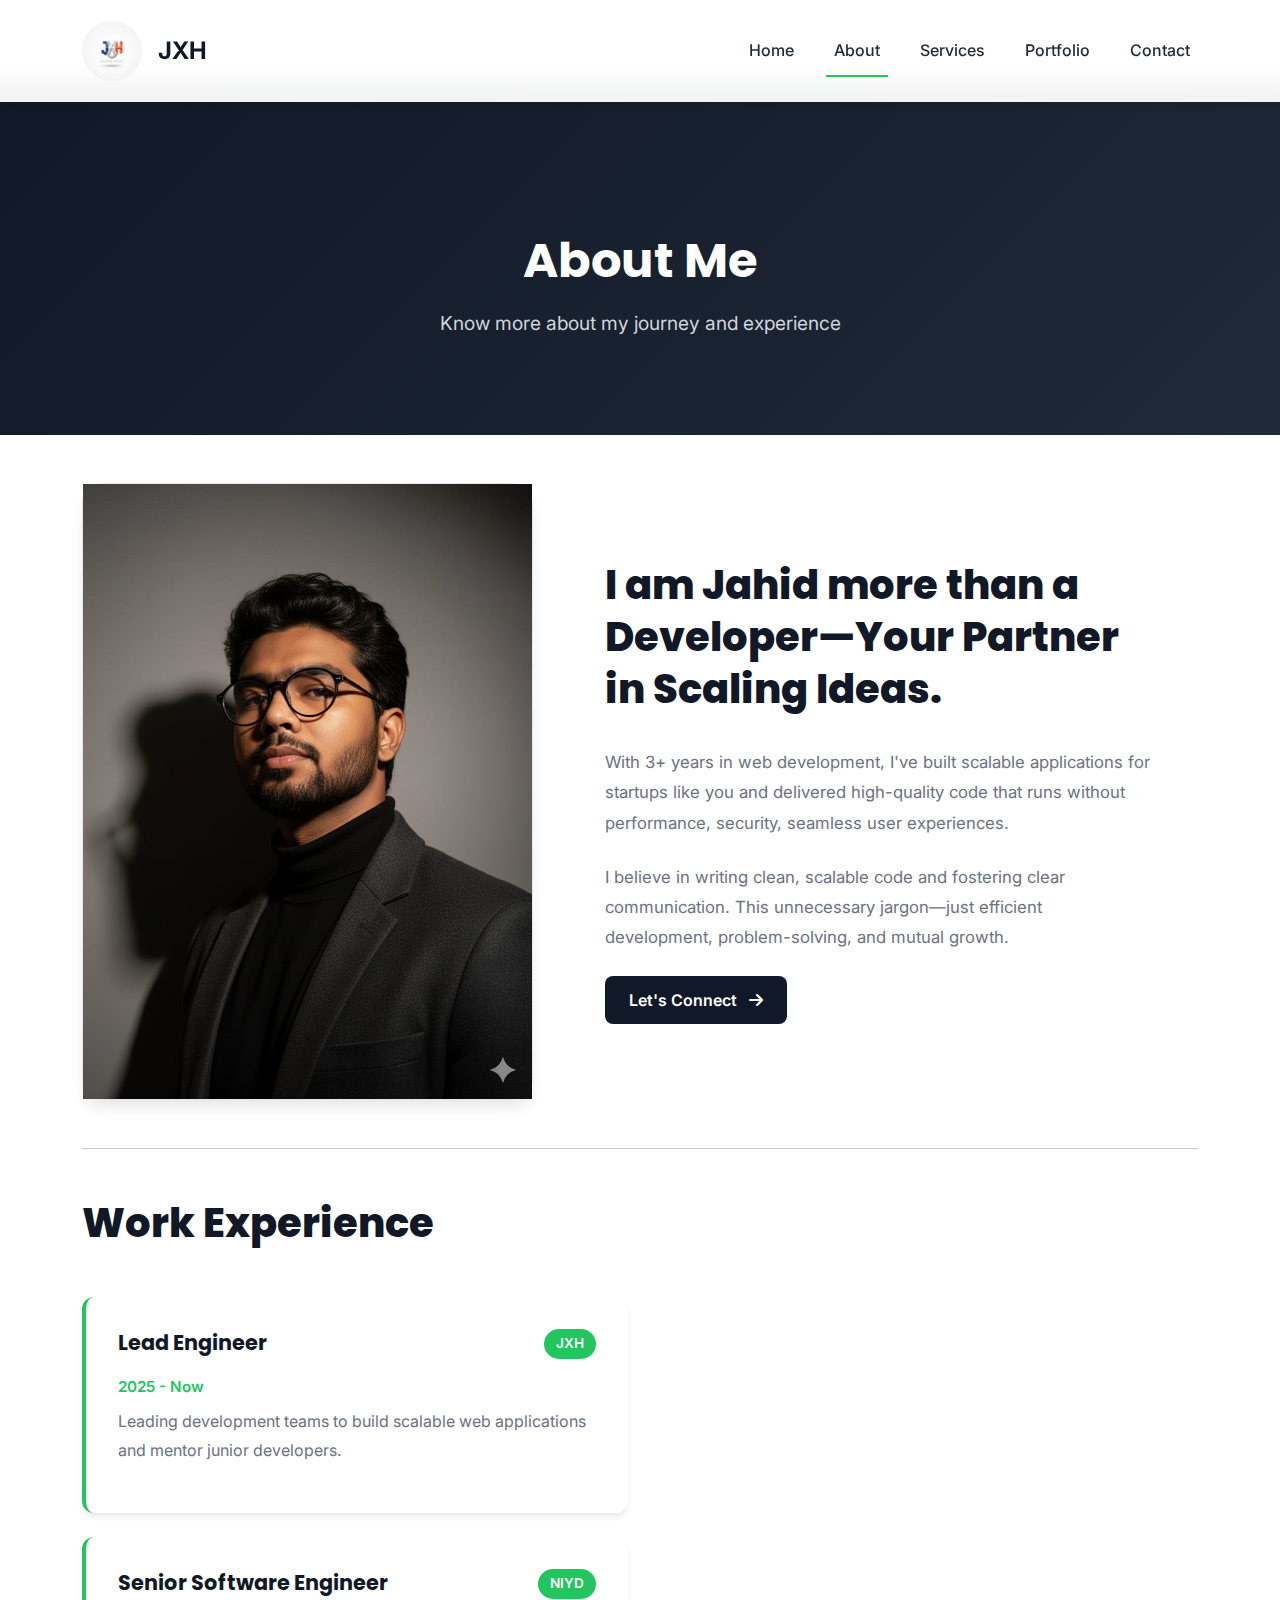
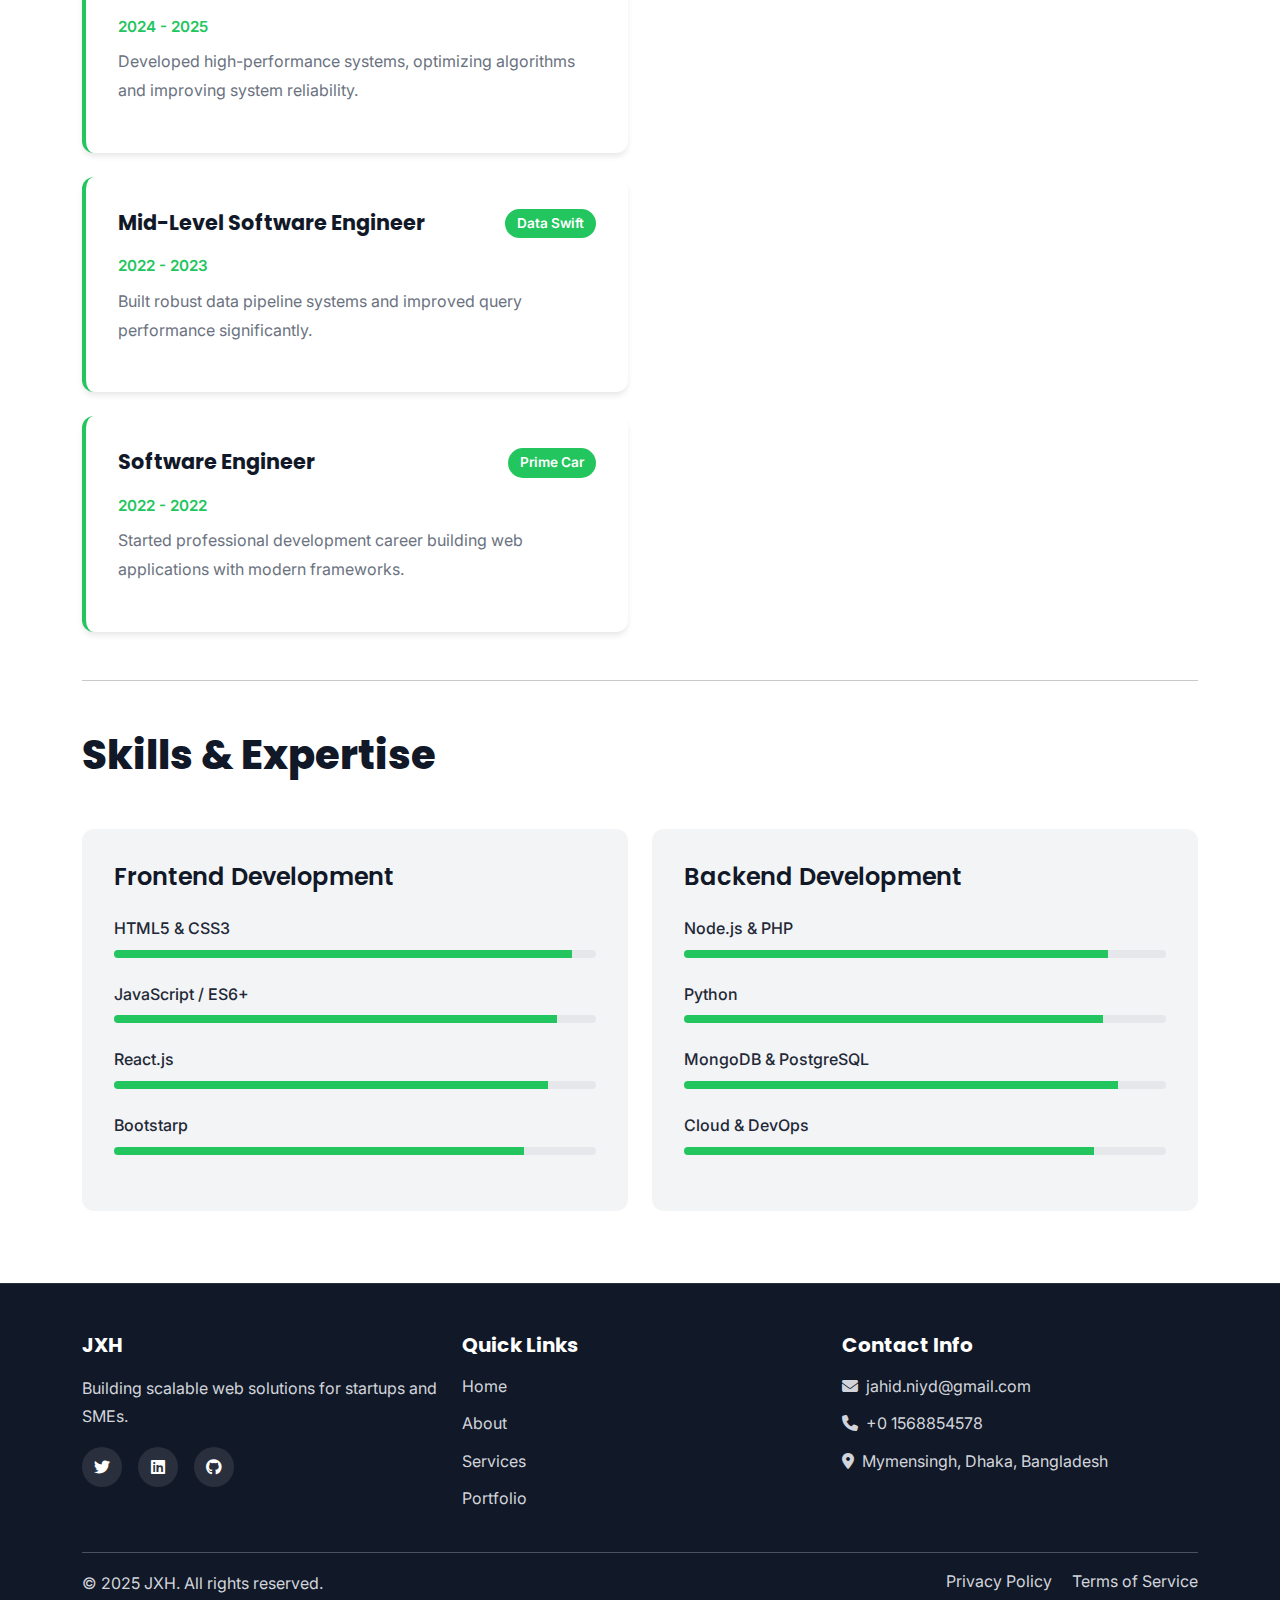
<file: about.html>
<!DOCTYPE html>
<html lang="en">
<head>
    <meta charset="UTF-8">
    <meta name="viewport" content="width=device-width, initial-scale=1.0">
    <meta name="description" content="About Hex Byte - Professional Web Development Solutions">
    <title>Welcome JXH --about</title>
    
    <!-- Bootstrap CSS -->
    <link href="https://cdn.jsdelivr.net/npm/bootstrap@5.3.0/dist/css/bootstrap.min.css" rel="stylesheet">
    
    <!-- Font Awesome Icons -->
    <link rel="stylesheet" href="https://cdnjs.cloudflare.com/ajax/libs/font-awesome/6.4.0/css/all.min.css">
    
    <!-- Google Fonts -->
    <link rel="preconnect" href="https://fonts.googleapis.com">
    <link rel="preconnect" href="https://fonts.gstatic.com" crossorigin>
    <link href="https://fonts.googleapis.com/css2?family=Inter:wght@300;400;500;600;700&family=Poppins:wght@600;700;800&display=swap" rel="stylesheet">
    
    <!-- Custom CSS -->
    <link rel="stylesheet" href="css/custom.css">
</head>
<body>
    <!-- Navigation -->
    <nav class="navbar navbar-expand-lg navbar-dark fixed-top">
        <div class="container">
            <a class="navbar-brand" href="index.html">
                <img src="assets/images/JXH .jpg" alt="" height="60" width="60" class="d-inline-block align-text-top rounded-circle me-2">
                <span class="brand-text">JXH</span>
            </a>
            <button class="navbar-toggler" type="button" data-bs-toggle="collapse" data-bs-target="#navbarNav">
                <span class="navbar-toggler-icon"></span>
            </button>
            <div class="collapse navbar-collapse" id="navbarNav">
                <ul class="navbar-nav ms-auto">
                    <li class="nav-item"><a class="nav-link" href="index.html">Home</a></li>
                    <li class="nav-item"><a class="nav-link active" href="about.html">About</a></li>
                    <li class="nav-item"><a class="nav-link" href="services.html">Services</a></li>
                    <li class="nav-item"><a class="nav-link" href="portfolio.html">Portfolio</a></li>
                    <li class="nav-item"><a class="nav-link" href="contact.html">Contact</a></li>
                </ul>
            </div>
        </div>
    </nav>

    <!-- Page Header -->
    <section class="page-header">
        <div class="container">
            <h1>About Me</h1>
            <p class="subtitle">Know more about my journey and experience</p>
        </div>
    </section>

    <!-- About Content -->
    <section class="about-section py-5">
        <div class="container">
            <div class="row align-items-center gap-5">
                <div class="col-lg-5">
                    <div class="about-image">
                        <div class="image-placeholder-lg">
                            <img src="assets/images/me1.jpeg" alt="" height="100%" width="100%">
                        </div>
                    </div>
                </div>
                <div class="col-lg-6">
                    <h2 class="section-title">I am Jahid more than a Developer—Your Partner in Scaling Ideas.</h2>
                    <p class="about-text">
                        With 3+ years in web development, I've built scalable applications for startups like you and delivered high-quality code that runs without performance, security, seamless user experiences.
                    </p>
                    <p class="about-text">
                        I believe in writing clean, scalable code and fostering clear communication. This unnecessary jargon—just efficient development, problem-solving, and mutual growth.
                    </p>
                    <a href="contact.html" class="btn btn-dark">Let's Connect <i class="fas fa-arrow-right ms-2"></i></a>
                </div>
            </div>

            <hr class="my-5">

            <!-- Experience Timeline -->
            <h2 class="section-title mb-5 mt-5">Work Experience</h2>
            <div class="row gap-4">
                <div class="col-lg-6">
                    <div class="experience-card">
                        <div class="experience-header">
                            <h3>Lead Engineer</h3>
                            <span class="company-badge">JXH</span>
                        </div>
                        <p class="experience-date">2025 - Now</p>
                        <p class="experience-description">
                            Leading development teams to build scalable web applications and mentor junior developers.
                        </p>
                    </div>
                </div>

                <div class="col-lg-6">
                    <div class="experience-card">
                        <div class="experience-header">
                            <h3>Senior Software Engineer</h3>
                            <span class="company-badge">NIYD</span>
                        </div>
                        <p class="experience-date">2024 - 2025</p>
                        <p class="experience-description">
                            Developed high-performance systems, optimizing algorithms and improving system reliability.
                        </p>
                    </div>
                </div>

                <div class="col-lg-6">
                    <div class="experience-card">
                        <div class="experience-header">
                            <h3>Mid-Level Software Engineer</h3>
                            <span class="company-badge">Data Swift</span>
                        </div>
                        <p class="experience-date">2022 - 2023</p>
                        <p class="experience-description">
                            Built robust data pipeline systems and improved query performance significantly.
                        </p>
                    </div>
                </div>

                <div class="col-lg-6">
                    <div class="experience-card">
                        <div class="experience-header">
                            <h3>Software Engineer</h3>
                            <span class="company-badge">Prime Car</span>
                        </div>
                        <p class="experience-date">2022 - 2022</p>
                        <p class="experience-description">
                            Started professional development career building web applications with modern frameworks.
                        </p>
                    </div>
                </div>
            </div>

            <hr class="my-5">

            <!-- Skills Section -->
            <h2 class="section-title mb-5 mt-5">Skills & Expertise</h2>
            <div class="row">
                <div class="col-md-6">
                    <div class="skill-group mb-4">
                        <h4>Frontend Development</h4>
                        <div class="skill-item">
                            <span>HTML5 & CSS3</span>
                            <div class="progress" role="progressbar">
                                <div class="progress-bar" style="width: 95%"></div>
                            </div>
                        </div>
                        <div class="skill-item">
                            <span>JavaScript / ES6+</span>
                            <div class="progress" role="progressbar">
                                <div class="progress-bar" style="width: 92%"></div>
                            </div>
                        </div>
                        <div class="skill-item">
                            <span>React.js</span>
                            <div class="progress" role="progressbar">
                                <div class="progress-bar" style="width: 90%"></div>
                            </div>
                        </div>
                        <div class="skill-item">
                            <span>Bootstarp</span>
                            <div class="progress" role="progressbar">
                                <div class="progress-bar" style="width: 85%"></div>
                            </div>
                        </div>
                    </div>
                </div>

                <div class="col-md-6">
                    <div class="skill-group mb-4">
                        <h4>Backend Development</h4>
                        <div class="skill-item">
                            <span>Node.js & PHP</span>
                            <div class="progress" role="progressbar">
                                <div class="progress-bar" style="width: 88%"></div>
                            </div>
                        </div>
                        <div class="skill-item">
                            <span>Python</span>
                            <div class="progress" role="progressbar">
                                <div class="progress-bar" style="width: 87%"></div>
                            </div>
                        </div>
                        <div class="skill-item">
                            <span>MongoDB & PostgreSQL</span>
                            <div class="progress" role="progressbar">
                                <div class="progress-bar" style="width: 90%"></div>
                            </div>
                        </div>
                        <div class="skill-item">
                            <span>Cloud & DevOps</span>
                            <div class="progress" role="progressbar">
                                <div class="progress-bar" style="width: 85%"></div>
                            </div>
                        </div>
                    </div>
                </div>
            </div>
        </div>
    </section>

    <!-- Footer -->
    <footer class="footer">
        <div class="container">
            <div class="row mb-4">
                <div class="col-md-4 mb-4 mb-md-0">
                    <h5>JXH</h5>
                    <p>Building scalable web solutions for startups and SMEs.</p>
                    <div class="social-links">
                        <a href="#" title="Twitter"><i class="fab fa-twitter"></i></a>
                        <a href="#" title="LinkedIn"><i class="fab fa-linkedin"></i></a>
                        <a href="#" title="GitHub"><i class="fab fa-github"></i></a>
                    </div>
                </div>
                <div class="col-md-4 mb-4 mb-md-0">
                    <h5>Quick Links</h5>
                    <ul class="footer-links">
                        <li><a href="index.html">Home</a></li>
                        <li><a href="about.html">About</a></li>
                        <li><a href="services.html">Services</a></li>
                        <li><a href="portfolio.html">Portfolio</a></li>
                    </ul>
                </div>
                <div class="col-md-4">
                    <h5>Contact Info</h5>
                    <ul class="footer-info">
                        <li><i class="fas fa-envelope me-2"></i><a href="jahid.niyd@gmail.com">jahid.niyd@gmail.com</a></li>
                        <li><i class="fas fa-phone me-2"></i><a href="tel:+01568854578">+0 1568854578</a></li>
                        <li><i class="fas fa-map-marker-alt me-2"></i>Mymensingh, Dhaka, Bangladesh</li>
                    </ul>
                </div>
            </div>
            <hr>
            <div class="row">
                <div class="col-md-6">
                    <p class="copyright">&copy; 2025 JXH. All rights reserved.</p>
                </div>
                <div class="col-md-6 text-md-end">
                    <a href="#" class="footer-link me-3">Privacy Policy</a>
                    <a href="#" class="footer-link">Terms of Service</a>
                </div>
            </div>
        </div>
    </footer>

    <!-- Bootstrap JS Bundle -->
    <script src="https://cdn.jsdelivr.net/npm/bootstrap@5.3.0/dist/js/bootstrap.bundle.min.js"></script>
    
    <!-- Custom JS -->
    <script src="js/main.js"></script>
</body>
</html>
</file>
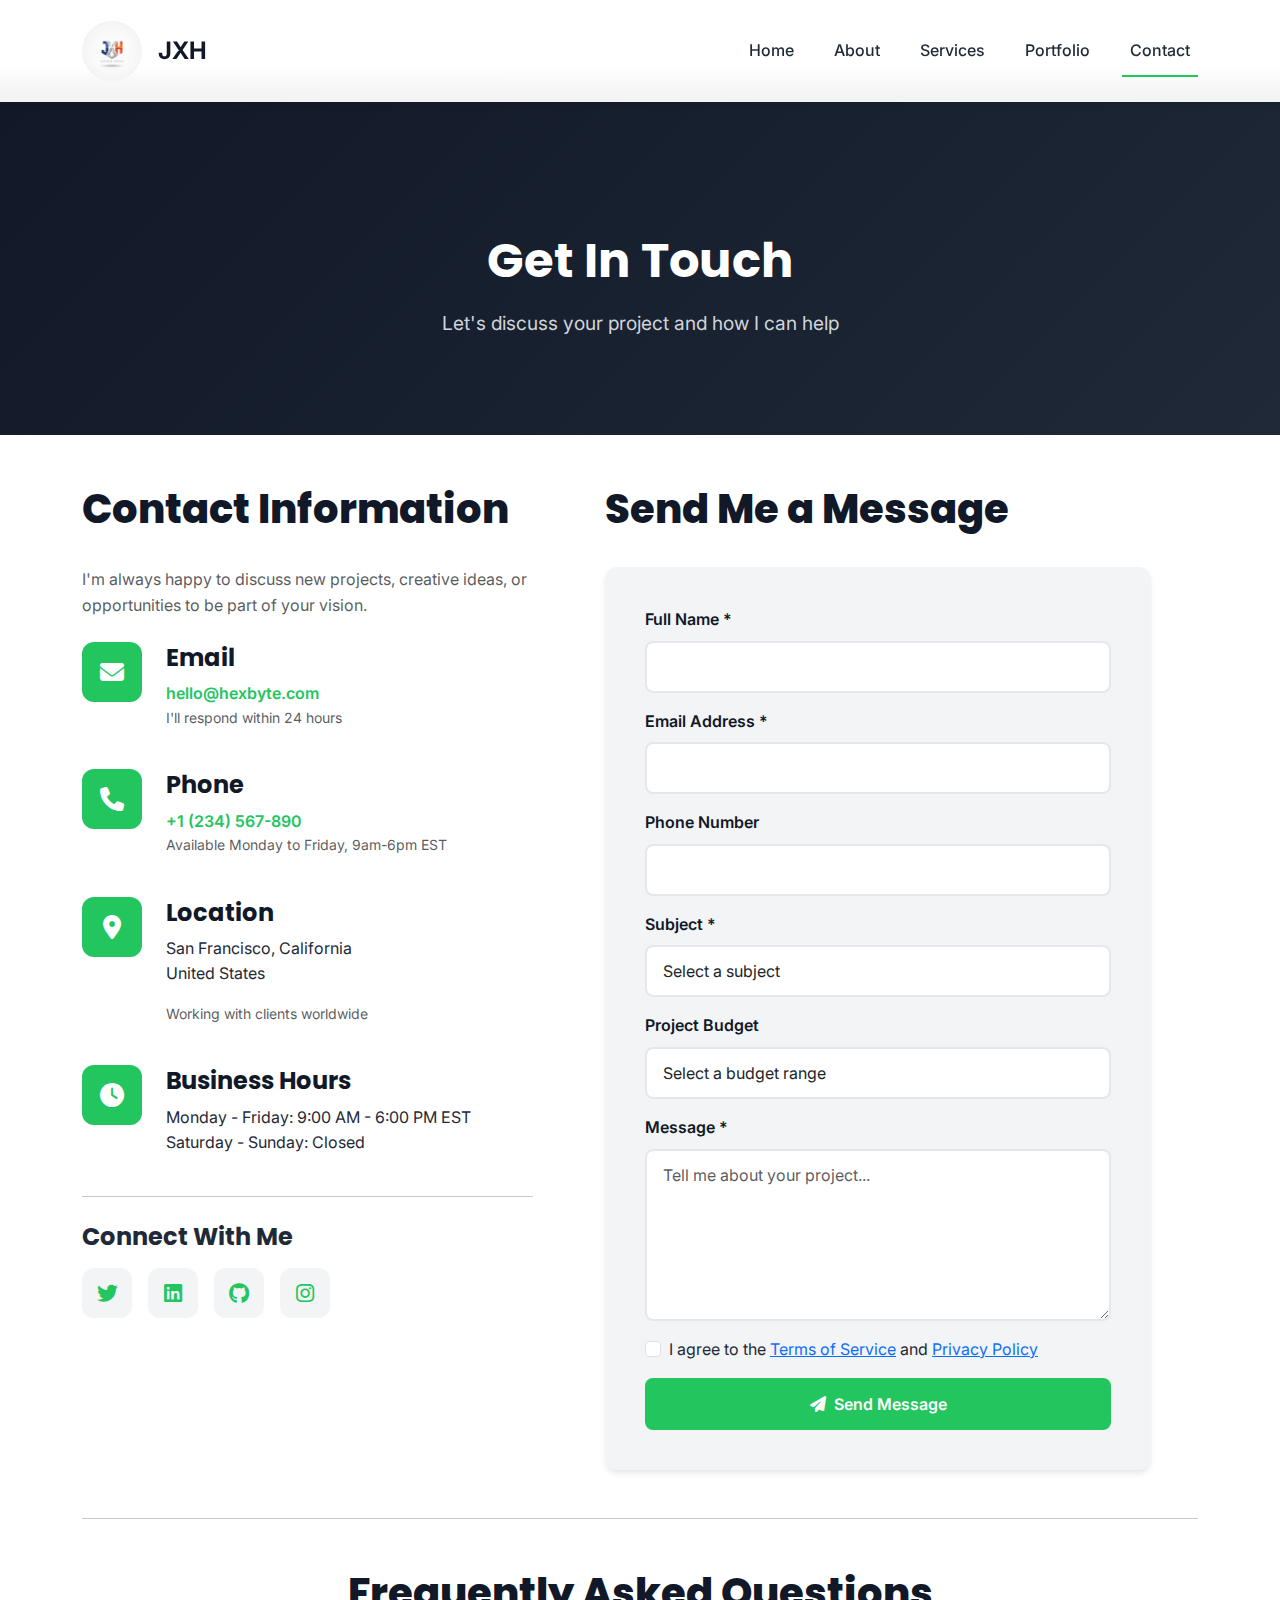
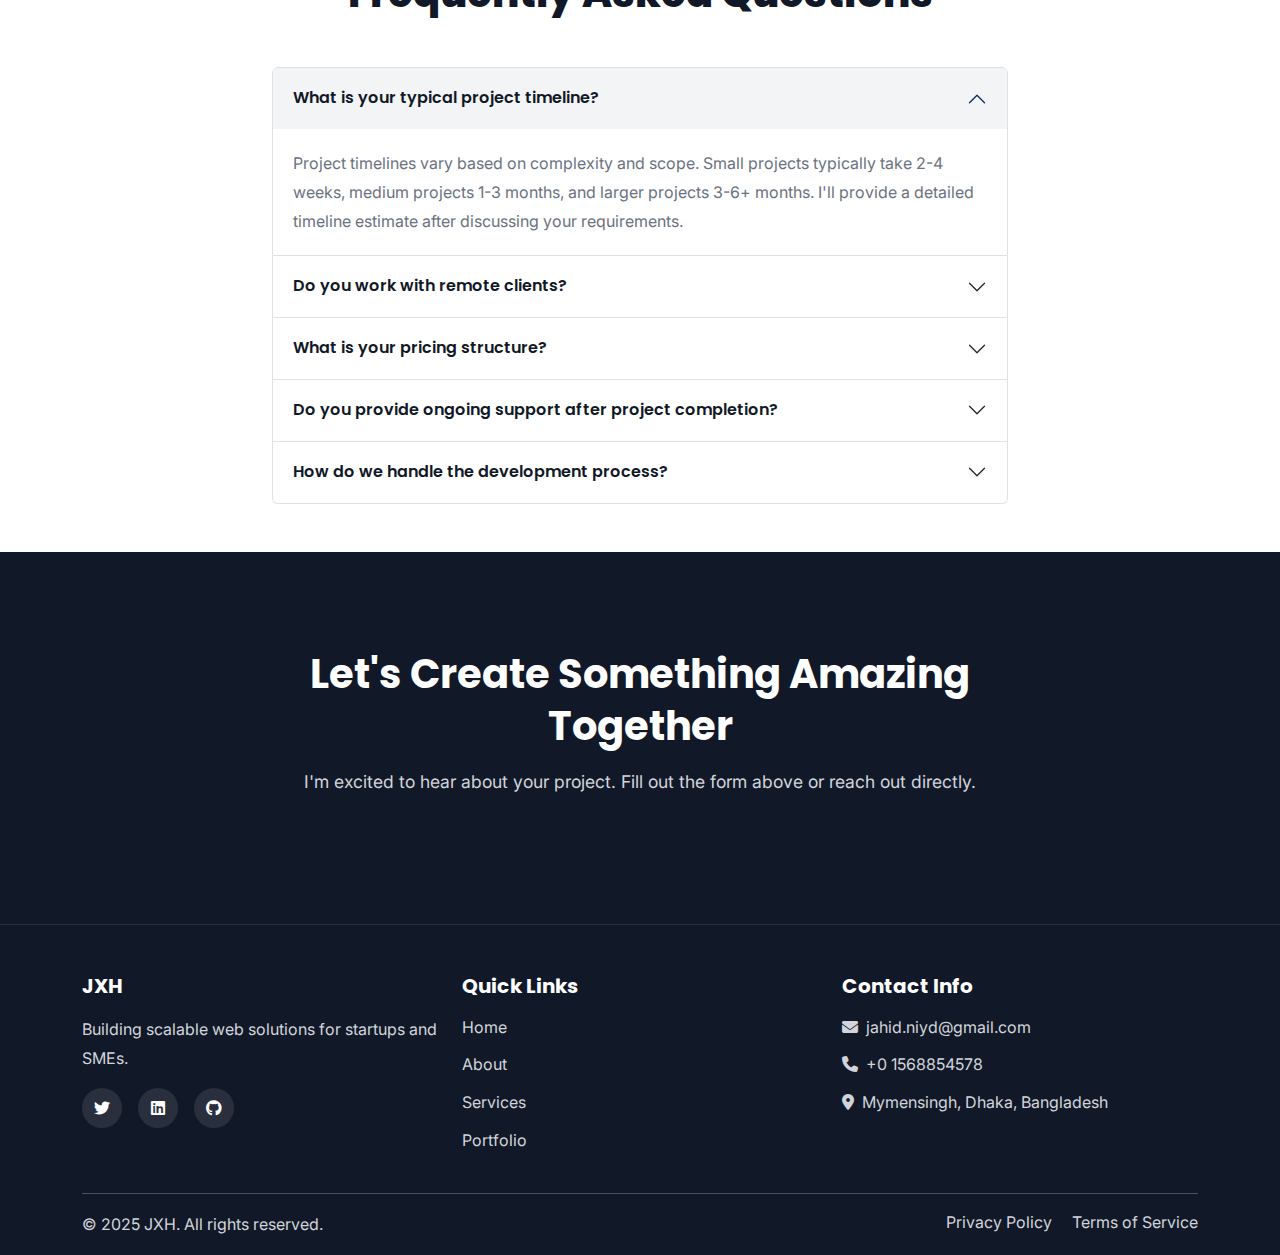
<file: contact.html>
<!DOCTYPE html>
<html lang="en">
<head>
    <meta charset="UTF-8">
    <meta name="viewport" content="width=device-width, initial-scale=1.0">
    <meta name="description" content="Contact - Get in touch with Hex Byte">
    <title>Welcome JXH --Contact</title>
    
    <!-- Bootstrap CSS -->
    <link href="https://cdn.jsdelivr.net/npm/bootstrap@5.3.0/dist/css/bootstrap.min.css" rel="stylesheet">
    
    <!-- Font Awesome Icons -->
    <link rel="stylesheet" href="https://cdnjs.cloudflare.com/ajax/libs/font-awesome/6.4.0/css/all.min.css">
    
    <!-- Google Fonts -->
    <link rel="preconnect" href="https://fonts.googleapis.com">
    <link rel="preconnect" href="https://fonts.gstatic.com" crossorigin>
    <link href="https://fonts.googleapis.com/css2?family=Inter:wght@300;400;500;600;700&family=Poppins:wght@600;700;800&display=swap" rel="stylesheet">
    
    <!-- Custom CSS -->
    <link rel="stylesheet" href="css/custom.css">
</head>
<body>
    <!-- Navigation -->
    <nav class="navbar navbar-expand-lg navbar-dark fixed-top">
        <div class="container">
            <a class="navbar-brand" href="index.html">
                <img src="assets/images/JXH .jpg" alt="" height="60" width="60" class="d-inline-block align-text-top rounded-circle me-2">
                <span class="brand-text">JXH</span>
            </a>
            <button class="navbar-toggler" type="button" data-bs-toggle="collapse" data-bs-target="#navbarNav">
                <span class="navbar-toggler-icon"></span>
            </button>
            <div class="collapse navbar-collapse" id="navbarNav">
                <ul class="navbar-nav ms-auto">
                    <li class="nav-item"><a class="nav-link" href="index.html">Home</a></li>
                    <li class="nav-item"><a class="nav-link" href="about.html">About</a></li>
                    <li class="nav-item"><a class="nav-link" href="services.html">Services</a></li>
                    <li class="nav-item"><a class="nav-link" href="portfolio.html">Portfolio</a></li>
                    <li class="nav-item"><a class="nav-link active" href="contact.html">Contact</a></li>
                </ul>
            </div>
        </div>
    </nav>

    <!-- Page Header -->
    <section class="page-header">
        <div class="container">
            <h1>Get In Touch</h1>
            <p class="subtitle">Let's discuss your project and how I can help</p>
        </div>
    </section>

    <!-- Contact Content -->
    <section class="contact-section py-5">
        <div class="container">
            <div class="row gap-5">
                <!-- Contact Information -->
                <div class="col-lg-5">
                    <h2 class="section-title">Contact Information</h2>
                    <p class="text-muted mb-4">
                        I'm always happy to discuss new projects, creative ideas, or opportunities to be part of your vision.
                    </p>

                    <div class="contact-info-item mb-4">
                        <div class="contact-icon">
                            <i class="fas fa-envelope"></i>
                        </div>
                        <div>
                            <h4>Email</h4>
                            <a href="mailto:hello@hexbyte.com">hello@hexbyte.com</a>
                            <p class="text-muted small">I'll respond within 24 hours</p>
                        </div>
                    </div>

                    <div class="contact-info-item mb-4">
                        <div class="contact-icon">
                            <i class="fas fa-phone"></i>
                        </div>
                        <div>
                            <h4>Phone</h4>
                            <a href="tel:+1234567890">+1 (234) 567-890</a>
                            <p class="text-muted small">Available Monday to Friday, 9am-6pm EST</p>
                        </div>
                    </div>

                    <div class="contact-info-item mb-4">
                        <div class="contact-icon">
                            <i class="fas fa-map-marker-alt"></i>
                        </div>
                        <div>
                            <h4>Location</h4>
                            <p>San Francisco, California<br>United States</p>
                            <p class="text-muted small">Working with clients worldwide</p>
                        </div>
                    </div>

                    <div class="contact-info-item">
                        <div class="contact-icon">
                            <i class="fas fa-clock"></i>
                        </div>
                        <div>
                            <h4>Business Hours</h4>
                            <p>Monday - Friday: 9:00 AM - 6:00 PM EST<br>
                            Saturday - Sunday: Closed</p>
                        </div>
                    </div>

                    <hr class="my-4">

                    <h4 class="mb-3">Connect With Me</h4>
                    <div class="social-links-large">
                        <a href="#" title="Twitter" class="social-icon"><i class="fab fa-twitter"></i></a>
                        <a href="#" title="LinkedIn" class="social-icon"><i class="fab fa-linkedin"></i></a>
                        <a href="#" title="GitHub" class="social-icon"><i class="fab fa-github"></i></a>
                        <a href="#" title="Instagram" class="social-icon"><i class="fab fa-instagram"></i></a>
                    </div>
                </div>

                <!-- Contact Form -->
                <div class="col-lg-6">
                    <h2 class="section-title">Send Me a Message</h2>
                    <form class="contact-form" id="contactForm">
                        <div class="mb-3">
                            <label for="name" class="form-label">Full Name *</label>
                            <input type="text" class="form-control" id="name" name="name" required>
                        </div>

                        <div class="mb-3">
                            <label for="email" class="form-label">Email Address *</label>
                            <input type="email" class="form-control" id="email" name="email" required>
                        </div>

                        <div class="mb-3">
                            <label for="phone" class="form-label">Phone Number</label>
                            <input type="tel" class="form-control" id="phone" name="phone">
                        </div>

                        <div class="mb-3">
                            <label for="subject" class="form-label">Subject *</label>
                            <select class="form-control" id="subject" name="subject" required>
                                <option value="">Select a subject</option>
                                <option value="web-development">Web Development</option>
                                <option value="mobile-app">Mobile App Development</option>
                                <option value="design">UI/UX Design</option>
                                <option value="consulting">Consulting</option>
                                <option value="other">Other</option>
                            </select>
                        </div>

                        <div class="mb-3">
                            <label for="budget" class="form-label">Project Budget</label>
                            <select class="form-control" id="budget" name="budget">
                                <option value="">Select a budget range</option>
                                <option value="under-5k">Under $5,000</option>
                                <option value="5-10k">$5,000 - $10,000</option>
                                <option value="10-25k">$10,000 - $25,000</option>
                                <option value="25-50k">$25,000 - $50,000</option>
                                <option value="50k-plus">$50,000+</option>
                            </select>
                        </div>

                        <div class="mb-3">
                            <label for="message" class="form-label">Message *</label>
                            <textarea class="form-control" id="message" name="message" rows="6" placeholder="Tell me about your project..." required></textarea>
                        </div>

                        <div class="mb-3">
                            <div class="form-check">
                                <input class="form-check-input" type="checkbox" id="agree" required>
                                <label class="form-check-label" for="agree">
                                    I agree to the <a href="#">Terms of Service</a> and <a href="#">Privacy Policy</a>
                                </label>
                            </div>
                        </div>

                        <button type="submit" class="btn btn-primary btn-lg w-100">
                            <i class="fas fa-paper-plane me-2"></i>Send Message
                        </button>
                    </form>
                </div>
            </div>

            <hr class="my-5">

            <!-- FAQ Section -->
            <div class="row">
                <div class="col-lg-8 mx-auto">
                    <h2 class="section-title text-center mb-5">Frequently Asked Questions</h2>
                    
                    <div class="accordion" id="faqAccordion">
                        <div class="accordion-item">
                            <h2 class="accordion-header">
                                <button class="accordion-button" type="button" data-bs-toggle="collapse" data-bs-target="#faq1">
                                    What is your typical project timeline?
                                </button>
                            </h2>
                            <div id="faq1" class="accordion-collapse collapse show" data-bs-parent="#faqAccordion">
                                <div class="accordion-body">
                                    Project timelines vary based on complexity and scope. Small projects typically take 2-4 weeks, medium projects 1-3 months, and larger projects 3-6+ months. I'll provide a detailed timeline estimate after discussing your requirements.
                                </div>
                            </div>
                        </div>

                        <div class="accordion-item">
                            <h2 class="accordion-header">
                                <button class="accordion-button collapsed" type="button" data-bs-toggle="collapse" data-bs-target="#faq2">
                                    Do you work with remote clients?
                                </button>
                            </h2>
                            <div id="faq2" class="accordion-collapse collapse" data-bs-parent="#faqAccordion">
                                <div class="accordion-body">
                                    Yes! I work with clients worldwide. We can communicate via email, video calls, and project management tools. Remote collaboration is seamless and efficient.
                                </div>
                            </div>
                        </div>

                        <div class="accordion-item">
                            <h2 class="accordion-header">
                                <button class="accordion-button collapsed" type="button" data-bs-toggle="collapse" data-bs-target="#faq3">
                                    What is your pricing structure?
                                </button>
                            </h2>
                            <div id="faq3" class="accordion-collapse collapse" data-bs-parent="#faqAccordion">
                                <div class="accordion-body">
                                    I offer flexible pricing models including hourly rates, fixed project pricing, and retainer agreements. The best option depends on your project type and needs. Let's discuss what works best for you.
                                </div>
                            </div>
                        </div>

                        <div class="accordion-item">
                            <h2 class="accordion-header">
                                <button class="accordion-button collapsed" type="button" data-bs-toggle="collapse" data-bs-target="#faq4">
                                    Do you provide ongoing support after project completion?
                                </button>
                            </h2>
                            <div id="faq4" class="accordion-collapse collapse" data-bs-parent="#faqAccordion">
                                <div class="accordion-body">
                                    Absolutely! I provide post-launch support and maintenance. I'm happy to discuss support packages that fit your needs and budget.
                                </div>
                            </div>
                        </div>

                        <div class="accordion-item">
                            <h2 class="accordion-header">
                                <button class="accordion-button collapsed" type="button" data-bs-toggle="collapse" data-bs-target="#faq5">
                                    How do we handle the development process?
                                </button>
                            </h2>
                            <div id="faq5" class="accordion-collapse collapse" data-bs-parent="#faqAccordion">
                                <div class="accordion-body">
                                    I follow an agile development process with regular check-ins, sprint reviews, and open communication. You'll have visibility into progress throughout the project.
                                </div>
                            </div>
                        </div>
                    </div>
                </div>
            </div>
        </div>
    </section>

    <!-- CTA Section -->
    <section class="cta-section">
        <div class="container">
            <div class="row">
                <div class="col-lg-8 mx-auto text-center">
                    <h2>Let's Create Something Amazing Together</h2>
                    <p>I'm excited to hear about your project. Fill out the form above or reach out directly.</p>
                </div>
            </div>
        </div>
    </section>

    <!-- Footer -->
    <footer class="footer">
        <div class="container">
            <div class="row mb-4">
                <div class="col-md-4 mb-4 mb-md-0">
                    <h5>JXH</h5>
                    <p>Building scalable web solutions for startups and SMEs.</p>
                    <div class="social-links">
                        <a href="#" title="Twitter"><i class="fab fa-twitter"></i></a>
                        <a href="#" title="LinkedIn"><i class="fab fa-linkedin"></i></a>
                        <a href="#" title="GitHub"><i class="fab fa-github"></i></a>
                    </div>
                </div>
                <div class="col-md-4 mb-4 mb-md-0">
                    <h5>Quick Links</h5>
                    <ul class="footer-links">
                        <li><a href="index.html">Home</a></li>
                        <li><a href="about.html">About</a></li>
                        <li><a href="services.html">Services</a></li>
                        <li><a href="portfolio.html">Portfolio</a></li>
                    </ul>
                </div>
                <div class="col-md-4">
                    <h5>Contact Info</h5>
                    <ul class="footer-info">
                        <li><i class="fas fa-envelope me-2"></i><a href="jahid.niyd@gmail.com">jahid.niyd@gmail.com</a></li>
                        <li><i class="fas fa-phone me-2"></i><a href="tel:+01568854578">+0 1568854578</a></li>
                        <li><i class="fas fa-map-marker-alt me-2"></i>Mymensingh, Dhaka, Bangladesh</li>
                    </ul>
                </div>
            </div>
            <hr>
            <div class="row">
                <div class="col-md-6">
                    <p class="copyright">&copy; 2025 JXH. All rights reserved.</p>
                </div>
                <div class="col-md-6 text-md-end">
                    <a href="#" class="footer-link me-3">Privacy Policy</a>
                    <a href="#" class="footer-link">Terms of Service</a>
                </div>
            </div>
        </div>
    </footer>

    <!-- Bootstrap JS Bundle -->
    <script src="https://cdn.jsdelivr.net/npm/bootstrap@5.3.0/dist/js/bootstrap.bundle.min.js"></script>
    
    <!-- Custom JS -->
    <script src="js/main.js"></script>
</body>
</html>
</file>
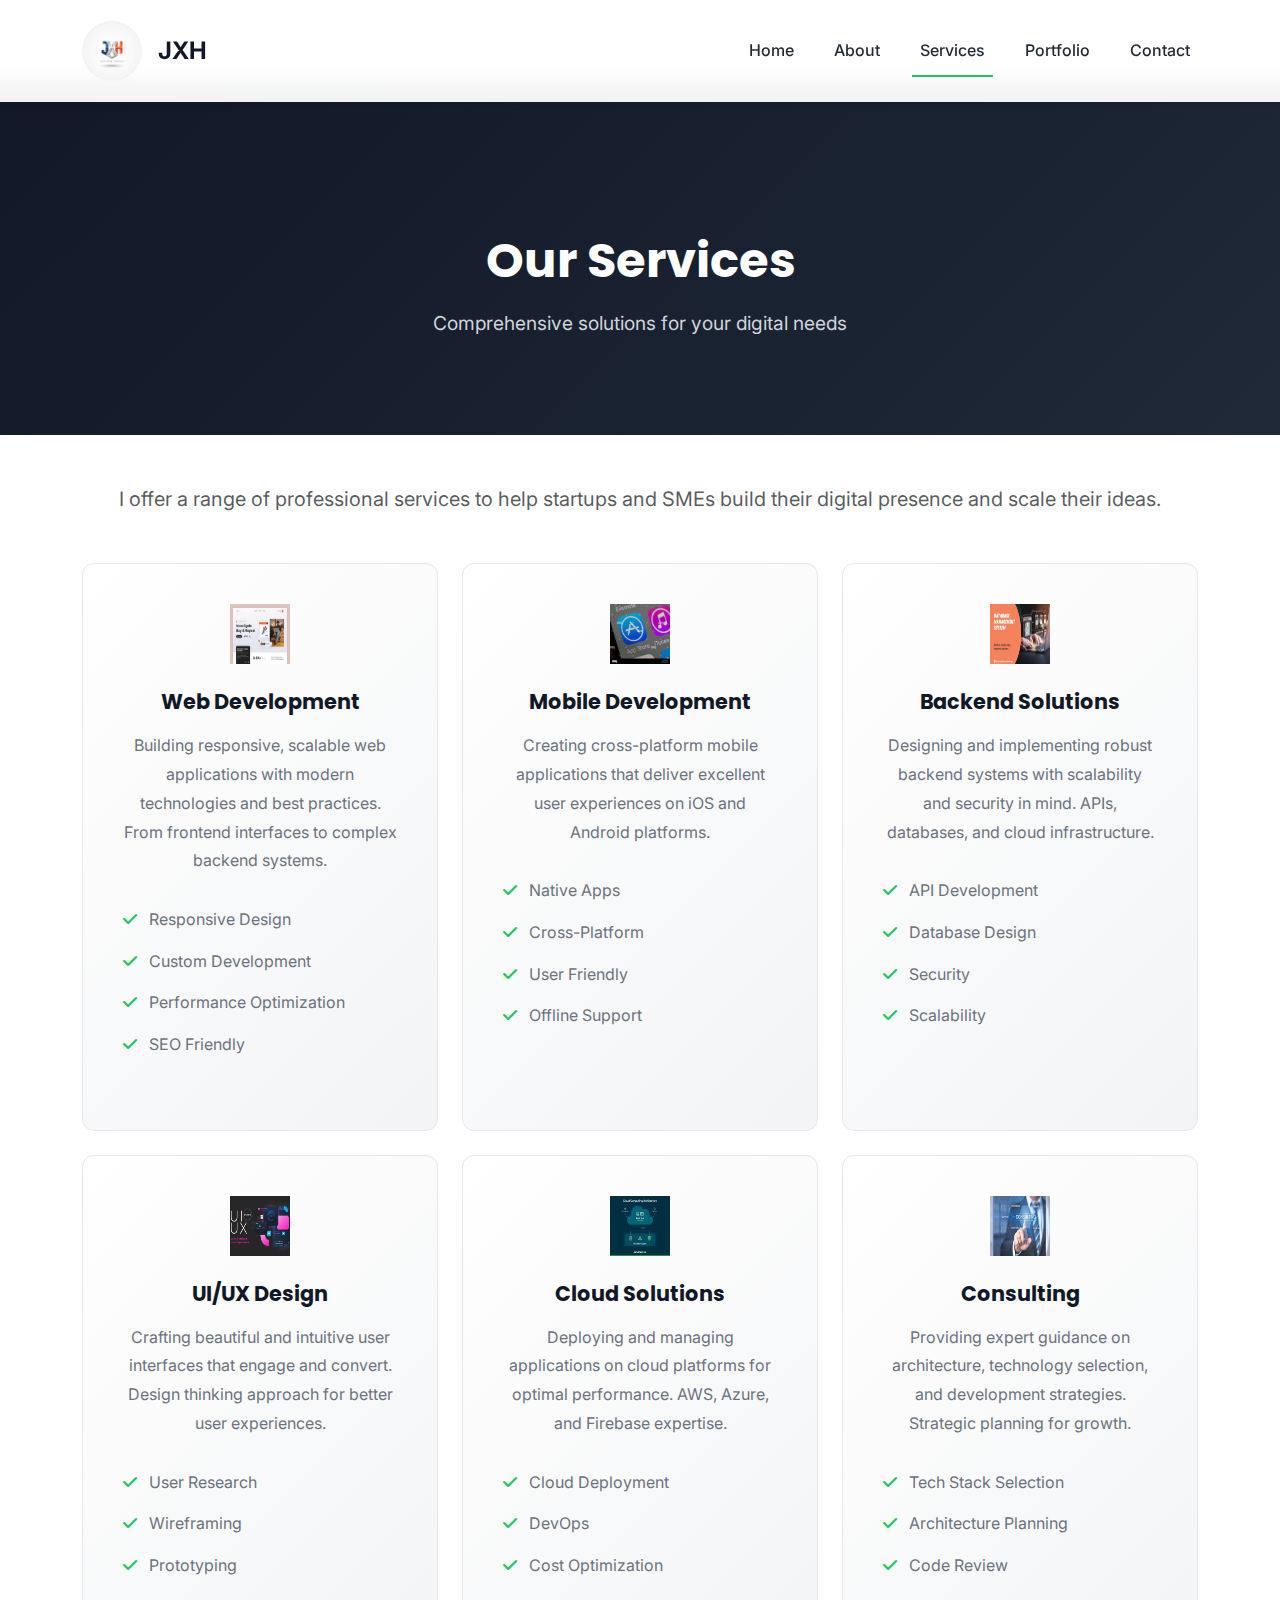
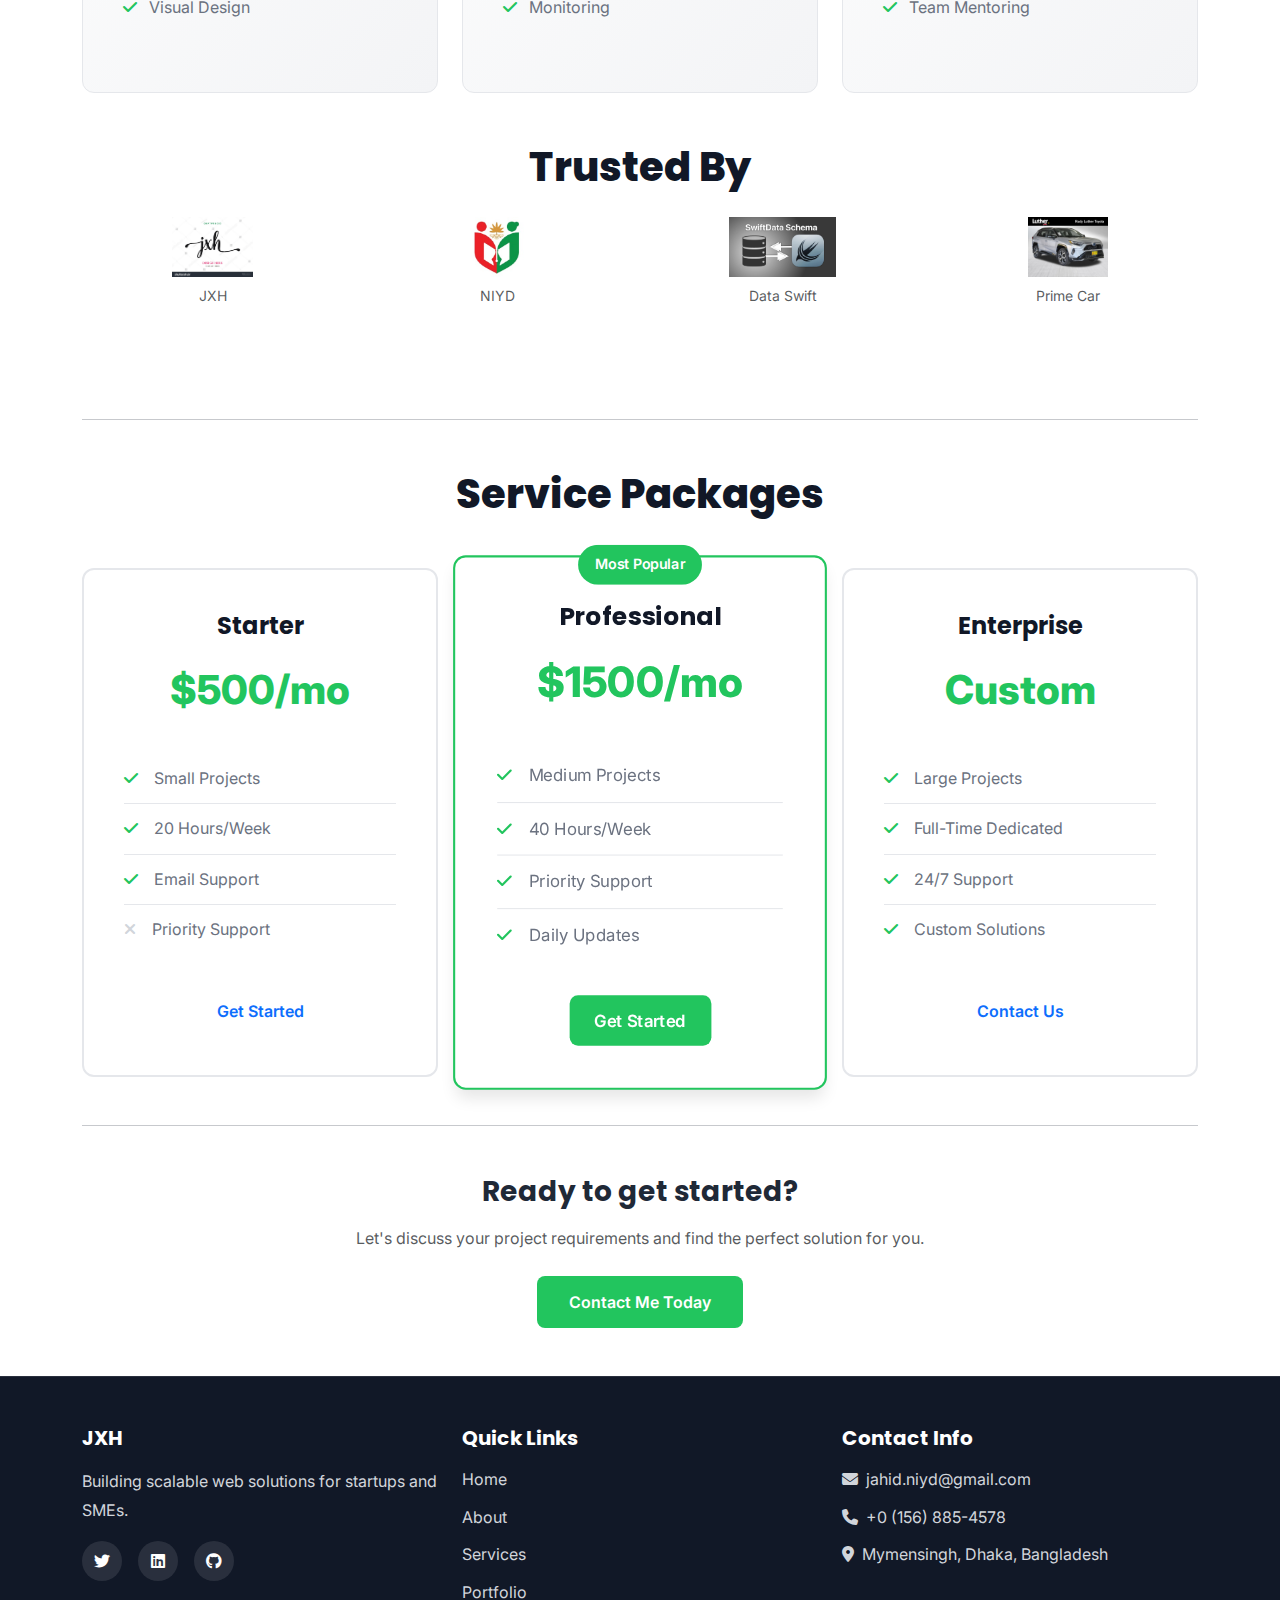
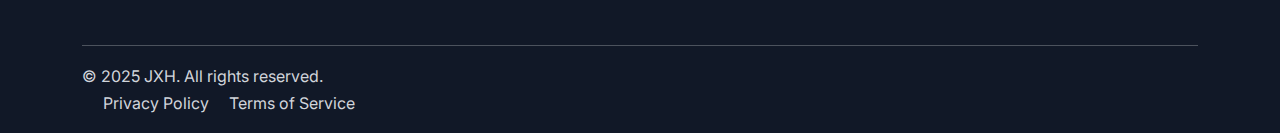
<file: services.html>
<!DOCTYPE html>
<html lang="en">
<head>
    <meta charset="UTF-8">
    <meta name="viewport" content="width=device-width, initial-scale=1.0">
    <meta name="description" content="Services - Hex Byte Professional Web Development">
    <title>Welcome JXH --Services</title>
    
    <!-- Bootstrap CSS -->
    <link href="https://cdn.jsdelivr.net/npm/bootstrap@5.3.0/dist/css/bootstrap.min.css" rel="stylesheet">
    
    <!-- Font Awesome Icons -->
    <link rel="stylesheet" href="https://cdnjs.cloudflare.com/ajax/libs/font-awesome/6.4.0/css/all.min.css">
    
    <!-- Google Fonts -->
    <link rel="preconnect" href="https://fonts.googleapis.com">
    <link rel="preconnect" href="https://fonts.gstatic.com" crossorigin>
    <link href="https://fonts.googleapis.com/css2?family=Inter:wght@300;400;500;600;700&family=Poppins:wght@600;700;800&display=swap" rel="stylesheet">
    
    <!-- Custom CSS -->
    <link rel="stylesheet" href="css/custom.css">
</head>
<body>
    <!-- Navigation -->
    <nav class="navbar navbar-expand-lg navbar-dark fixed-top">
        <div class="container">
            <a class="navbar-brand" href="index.html">
                <img src="assets/images/JXH .jpg" alt="" height="60" width="60" class="d-inline-block align-text-top rounded-circle me-2">
                <span class="brand-text">JXH</span>
            </a>
            <button class="navbar-toggler" type="button" data-bs-toggle="collapse" data-bs-target="#navbarNav">
                <span class="navbar-toggler-icon"></span>
            </button>
            <div class="collapse navbar-collapse" id="navbarNav">
                <ul class="navbar-nav ms-auto">
                    <li class="nav-item"><a class="nav-link" href="index.html">Home</a></li>
                    <li class="nav-item"><a class="nav-link" href="about.html">About</a></li>
                    <li class="nav-item"><a class="nav-link active" href="services.html">Services</a></li>
                    <li class="nav-item"><a class="nav-link" href="portfolio.html">Portfolio</a></li>
                    <li class="nav-item"><a class="nav-link" href="contact.html">Contact</a></li>
                </ul>
            </div>
        </div>
    </nav>

    <!-- Page Header -->
    <section class="page-header">
        <div class="container">
            <h1>Our Services</h1>
            <p class="subtitle">Comprehensive solutions for your digital needs</p>
        </div>
    </section>

    <!-- Services Content -->
    <section class="services-section py-5">
        <div class="container">
            <p class="text-center text-muted mb-5 fs-5">
                I offer a range of professional services to help startups and SMEs build their digital presence and scale their ideas.
            </p>

            <div class="row g-4">
                <div class="col-md-6 col-lg-4">
                    <div class="service-card">
                        <div class="service-icon">
                            <img src="assets/images/E-cmm.jpg" alt="" height="100%" width="100%">
                        </div>
                        <h3>Web Development</h3>
                        <p>Building responsive, scalable web applications with modern technologies and best practices. From frontend interfaces to complex backend systems.</p>
                        <ul class="service-features">
                            <li><i class="fas fa-check"></i> Responsive Design</li>
                            <li><i class="fas fa-check"></i> Custom Development</li>
                            <li><i class="fas fa-check"></i> Performance Optimization</li>
                            <li><i class="fas fa-check"></i> SEO Friendly</li>
                        </ul>
                    </div>
                </div>

                <div class="col-md-6 col-lg-4">
                    <div class="service-card">
                        <div class="service-icon">
                            <img src="assets/images/app Logo.jpg" alt="" height="100%" width="100%">
                        </div>
                        <h3>Mobile Development</h3>
                        <p>Creating cross-platform mobile applications that deliver excellent user experiences on iOS and Android platforms.</p>
                        <ul class="service-features">
                            <li><i class="fas fa-check"></i> Native Apps</li>
                            <li><i class="fas fa-check"></i> Cross-Platform</li>
                            <li><i class="fas fa-check"></i> User Friendly</li>
                            <li><i class="fas fa-check"></i> Offline Support</li>
                        </ul>
                    </div>
                </div>

                <div class="col-md-6 col-lg-4">
                    <div class="service-card">
                        <div class="service-icon">
                            <img src="assets/images/databese2.png" alt="" height="100%" width="100%">
                        </div>
                        <h3>Backend Solutions</h3>
                        <p>Designing and implementing robust backend systems with scalability and security in mind. APIs, databases, and cloud infrastructure.</p>
                        <ul class="service-features">
                            <li><i class="fas fa-check"></i> API Development</li>
                            <li><i class="fas fa-check"></i> Database Design</li>
                            <li><i class="fas fa-check"></i> Security</li>
                            <li><i class="fas fa-check"></i> Scalability</li>
                        </ul>
                    </div>
                </div>

                <div class="col-md-6 col-lg-4">
                    <div class="service-card">
                        <div class="service-icon">
                            <img src="assets/images/ux1.png" alt="" height="100%" width="100%">
                        </div>
                        <h3>UI/UX Design</h3>
                        <p>Crafting beautiful and intuitive user interfaces that engage and convert. Design thinking approach for better user experiences.</p>
                        <ul class="service-features">
                            <li><i class="fas fa-check"></i> User Research</li>
                            <li><i class="fas fa-check"></i> Wireframing</li>
                            <li><i class="fas fa-check"></i> Prototyping</li>
                            <li><i class="fas fa-check"></i> Visual Design</li>
                        </ul>
                    </div>
                </div>

                <div class="col-md-6 col-lg-4">
                    <div class="service-card">
                        <div class="service-icon">
                            <img src="assets/images/databese.png" alt="" height="100%" width="100%">
                        </div>
                        <h3>Cloud Solutions</h3>
                        <p>Deploying and managing applications on cloud platforms for optimal performance. AWS, Azure, and Firebase expertise.</p>
                        <ul class="service-features">
                            <li><i class="fas fa-check"></i> Cloud Deployment</li>
                            <li><i class="fas fa-check"></i> DevOps</li>
                            <li><i class="fas fa-check"></i> Cost Optimization</li>
                            <li><i class="fas fa-check"></i> Monitoring</li>
                        </ul>
                    </div>
                </div>

                <div class="col-md-6 col-lg-4">
                    <div class="service-card">
                        <div class="service-icon">
                            <img src="assets/images/CONSULTING.jpg" alt="" height="100%" width="100%">
                        </div>
                        <h3>Consulting</h3>
                        <p>Providing expert guidance on architecture, technology selection, and development strategies. Strategic planning for growth.</p>
                        <ul class="service-features">
                            <li><i class="fas fa-check"></i> Tech Stack Selection</li>
                            <li><i class="fas fa-check"></i> Architecture Planning</li>
                            <li><i class="fas fa-check"></i> Code Review</li>
                            <li><i class="fas fa-check"></i> Team Mentoring</li>
                        </ul>
                    </div>
                </div>
            </div>


            <!-- Client Section -->
            <section class="client-section py-5">
                <h2 class="section-title text-center mb-4">Trusted By</h2>
                <div class="row justify-content-center align-items-center g-4">
                    <div class="col-6 col-md-3 text-center">
                        <img src="assets/images/jxh.jpg" alt="Client 1" class="img-fluid mb-2" style="max-height:60px;">
                        <p class="text-muted small">JXH</p>
                    </div>
                    <div class="col-6 col-md-3 text-center">
                        <img src="assets/images/niyd.jpg" alt="Client 2" class="img-fluid mb-2" style="max-height:60px;">
                        <p class="text-muted small">NIYD</p>
                    </div>
                    <div class="col-6 col-md-3 text-center">
                        <img src="assets/images/data soft.jpg" alt="Client 3" class="img-fluid mb-2" style="max-height:60px;">
                        <p class="text-muted small">Data Swift</p>
                    </div>
                    <div class="col-6 col-md-3 text-center">
                        <img src="assets/images/cor.jpg" alt="Client 4" class="img-fluid mb-2" style="max-height:60px;">
                        <p class="text-muted small">Prime Car</p>
                    </div>
                </div>
            </section>

            <hr class="my-5">

            <!-- Pricing Section -->
            <h2 class="section-title text-center mb-5">Service Packages</h2>
            <div class="row">
                <div class="col-md-4">
                    <div class="pricing-card">
                        <h3>Starter</h3>
                        <p class="price">$500/mo</p>
                        <ul class="pricing-features">
                            <li><i class="fas fa-check"></i> Small Projects</li>
                            <li><i class="fas fa-check"></i> 20 Hours/Week</li>
                            <li><i class="fas fa-check"></i> Email Support</li>
                            <li><i class="fas fa-times"></i> Priority Support</li>
                        </ul>
                        <a href="contact.html" class="btn btn-outline-primary">Get Started</a>
                    </div>
                </div>

                <div class="col-md-4">
                    <div class="pricing-card featured">
                        <span class="badge-popular">Most Popular</span>
                        <h3>Professional</h3>
                        <p class="price">$1500/mo</p>
                        <ul class="pricing-features">
                            <li><i class="fas fa-check"></i> Medium Projects</li>
                            <li><i class="fas fa-check"></i> 40 Hours/Week</li>
                            <li><i class="fas fa-check"></i> Priority Support</li>
                            <li><i class="fas fa-check"></i> Daily Updates</li>
                        </ul>
                        <a href="contact.html" class="btn btn-primary">Get Started</a>
                    </div>
                </div>

                <div class="col-md-4">
                    <div class="pricing-card">
                        <h3>Enterprise</h3>
                        <p class="price">Custom</p>
                        <ul class="pricing-features">
                            <li><i class="fas fa-check"></i> Large Projects</li>
                            <li><i class="fas fa-check"></i> Full-Time Dedicated</li>
                            <li><i class="fas fa-check"></i> 24/7 Support</li>
                            <li><i class="fas fa-check"></i> Custom Solutions</li>
                        </ul>
                        <a href="contact.html" class="btn btn-outline-primary">Contact Us</a>
                    </div>
                </div>
            </div>

            <hr class="my-5">

            <!-- CTA Section -->
            <div class="text-center mt-5">
                <h3 class="mb-3">Ready to get started?</h3>
                <p class="text-muted mb-4">Let's discuss your project requirements and find the perfect solution for you.</p>
                <a href="contact.html" class="btn btn-primary btn-lg">Contact Me Today</a>
            </div>
        </div>
    </section>

    <!-- Footer -->
    <footer class="footer">
        <div class="container">
            <div class="row mb-4">
                <div class="col-md-4 mb-4 mb-md-0">
                    <h5>JXH</h5>
                    <p>Building scalable web solutions for startups and SMEs.</p>
                    <div class="social-links">
                        <a href="#" title="Twitter"><i class="fab fa-twitter"></i></a>
                        <a href="#" title="LinkedIn"><i class="fab fa-linkedin"></i></a>
                        <a href="#" title="GitHub"><i class="fab fa-github"></i></a>
                    </div>
                </div>
                <div class="col-md-4 mb-4 mb-md-0">
                    <h5>Quick Links</h5>
                    <ul class="footer-links">
                        <li><a href="index.html">Home</a></li>
                        <li><a href="about.html">About</a></li>
                        <li><a href="services.html">Services</a></li>
                        <li><a href="portfolio.html">Portfolio</a></li>
                    </ul>
                </div>
                <div class="col-md-4">
                    <h5>Contact Info</h5>
                    <ul class="footer-info">
                        <li><i class="fas fa-envelope me-2"></i><a href="jahid.niyd@gmail.com">jahid.niyd@gmail.com</a></li>
                        <li><i class="fas fa-phone me-2"></i><a href="tel:+01568854578">+0 (156) 885-4578</a></li>
                        <li><i class="fas fa-map-marker-alt me-2"></i>Mymensingh, Dhaka, Bangladesh</li>
                    </ul>
                </div>
            </div>
            <hr>
            <div class="row">
                <div class="col-md-6">
                    <p class="copyright">&copy; 2025 JXH. All rights reserved.</p>
                <div class="col-md-6 text-md-end">
                    <a href="#" class="footer-link me-3">Privacy Policy</a>
                    <a href="#" class="footer-link">Terms of Service</a>
                </div>
            </div>
        </div>
    </footer>

    <!-- Bootstrap JS Bundle -->
    <script src="https://cdn.jsdelivr.net/npm/bootstrap@5.3.0/dist/js/bootstrap.bundle.min.js"></script>
    
    <!-- Custom JS -->
    <script src="js/main.js"></script>
</body>
</html>
</file>
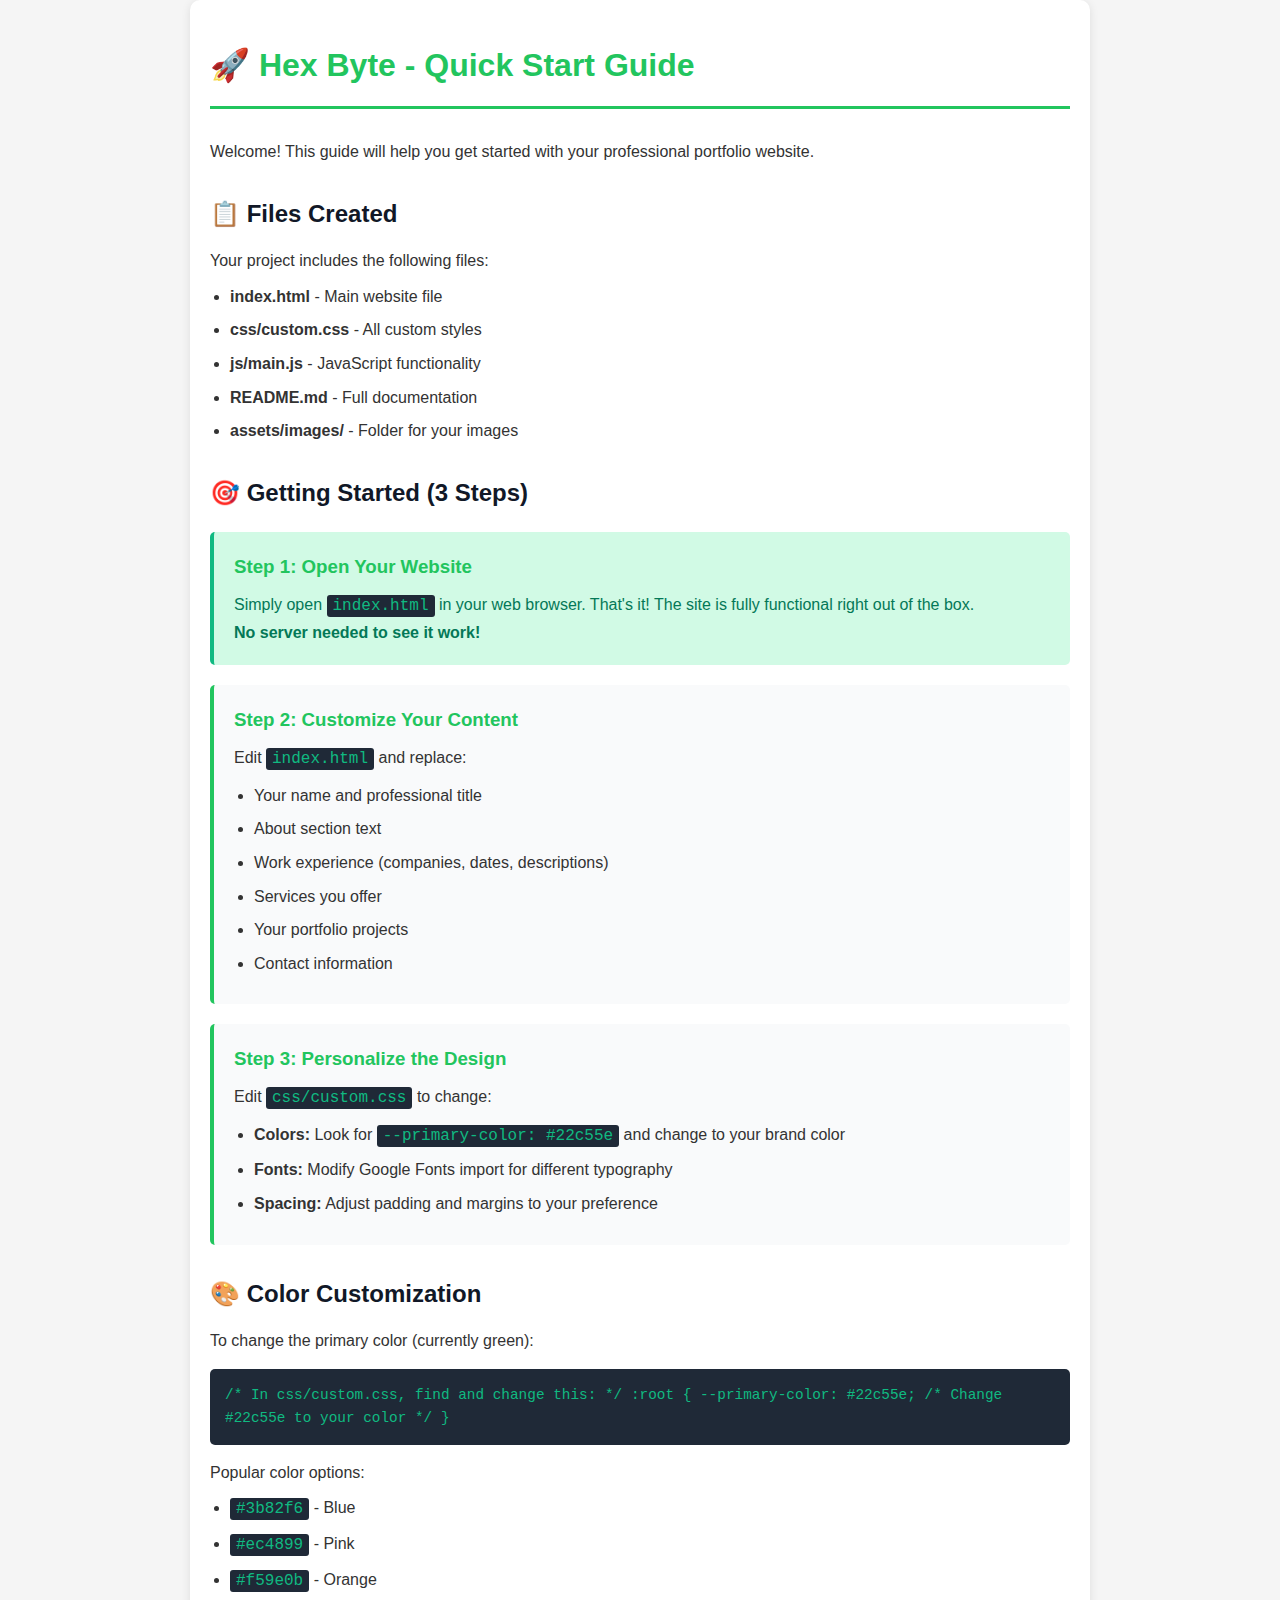
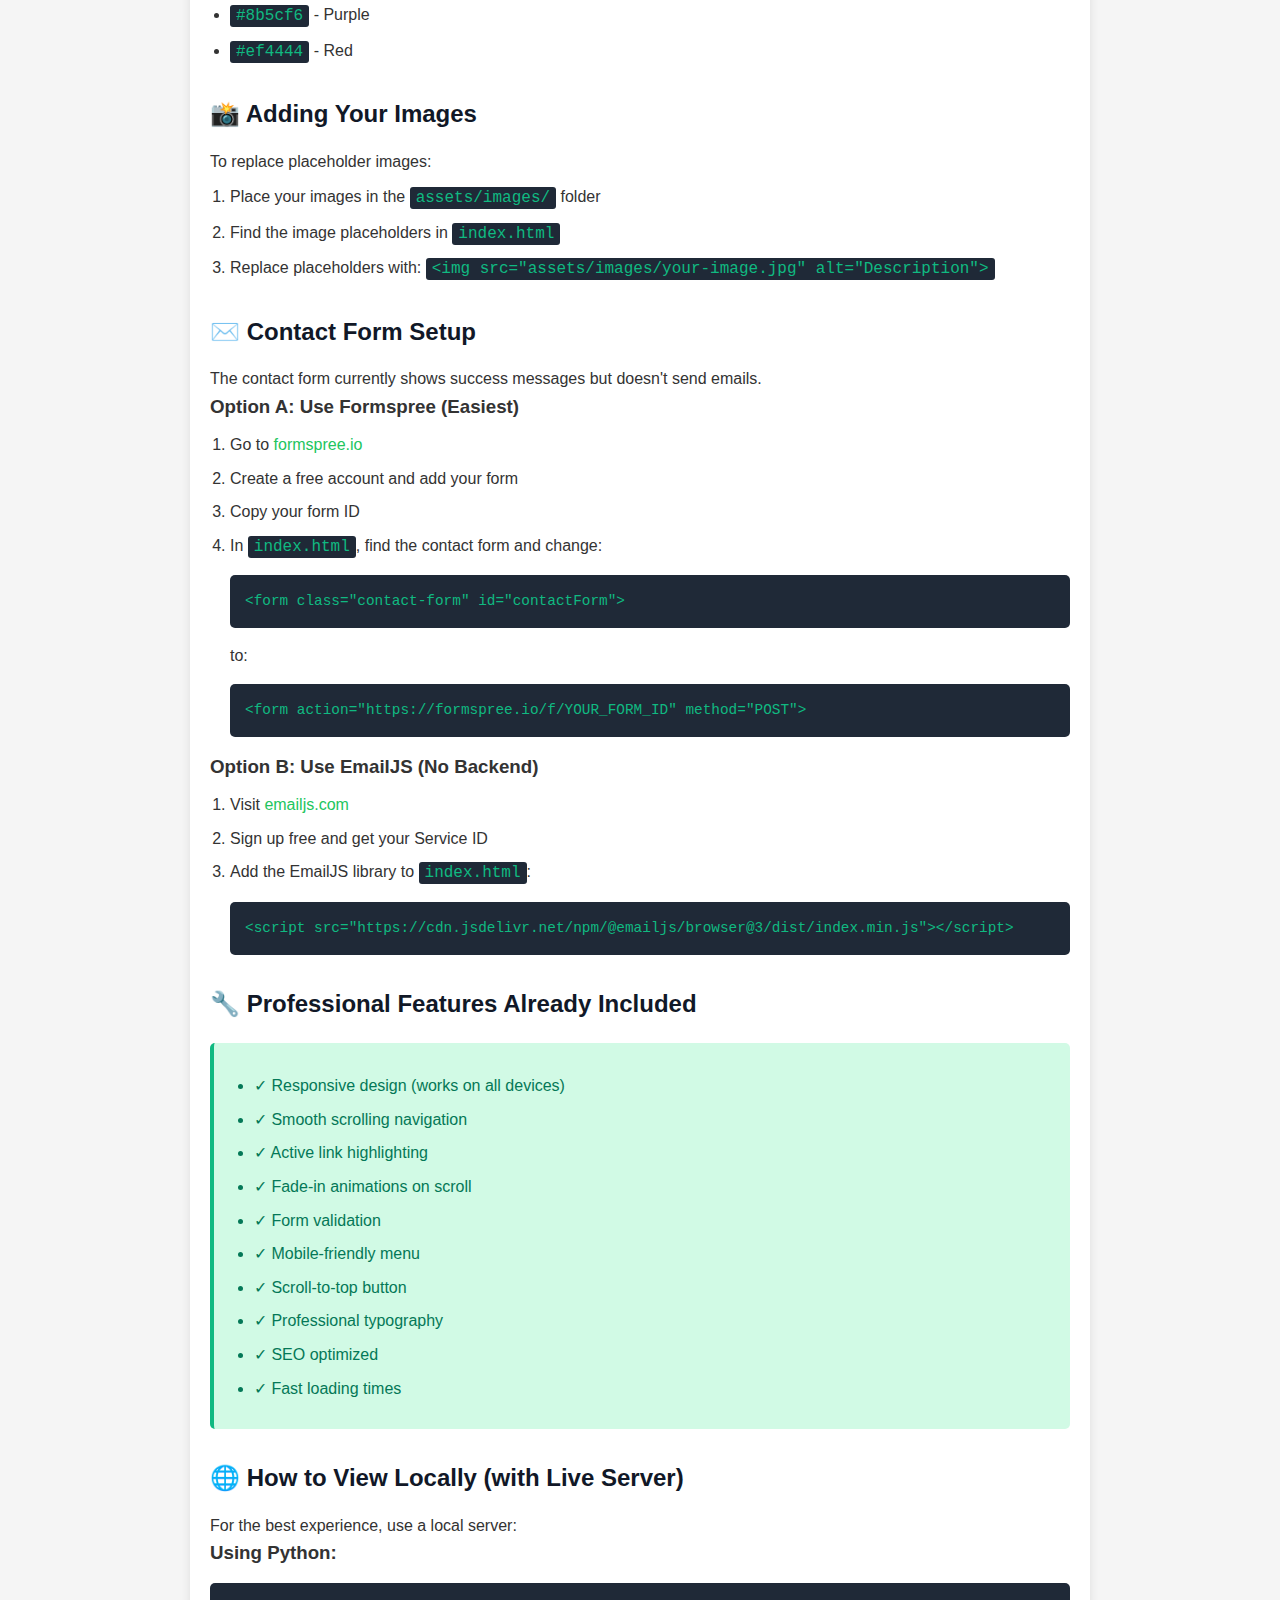
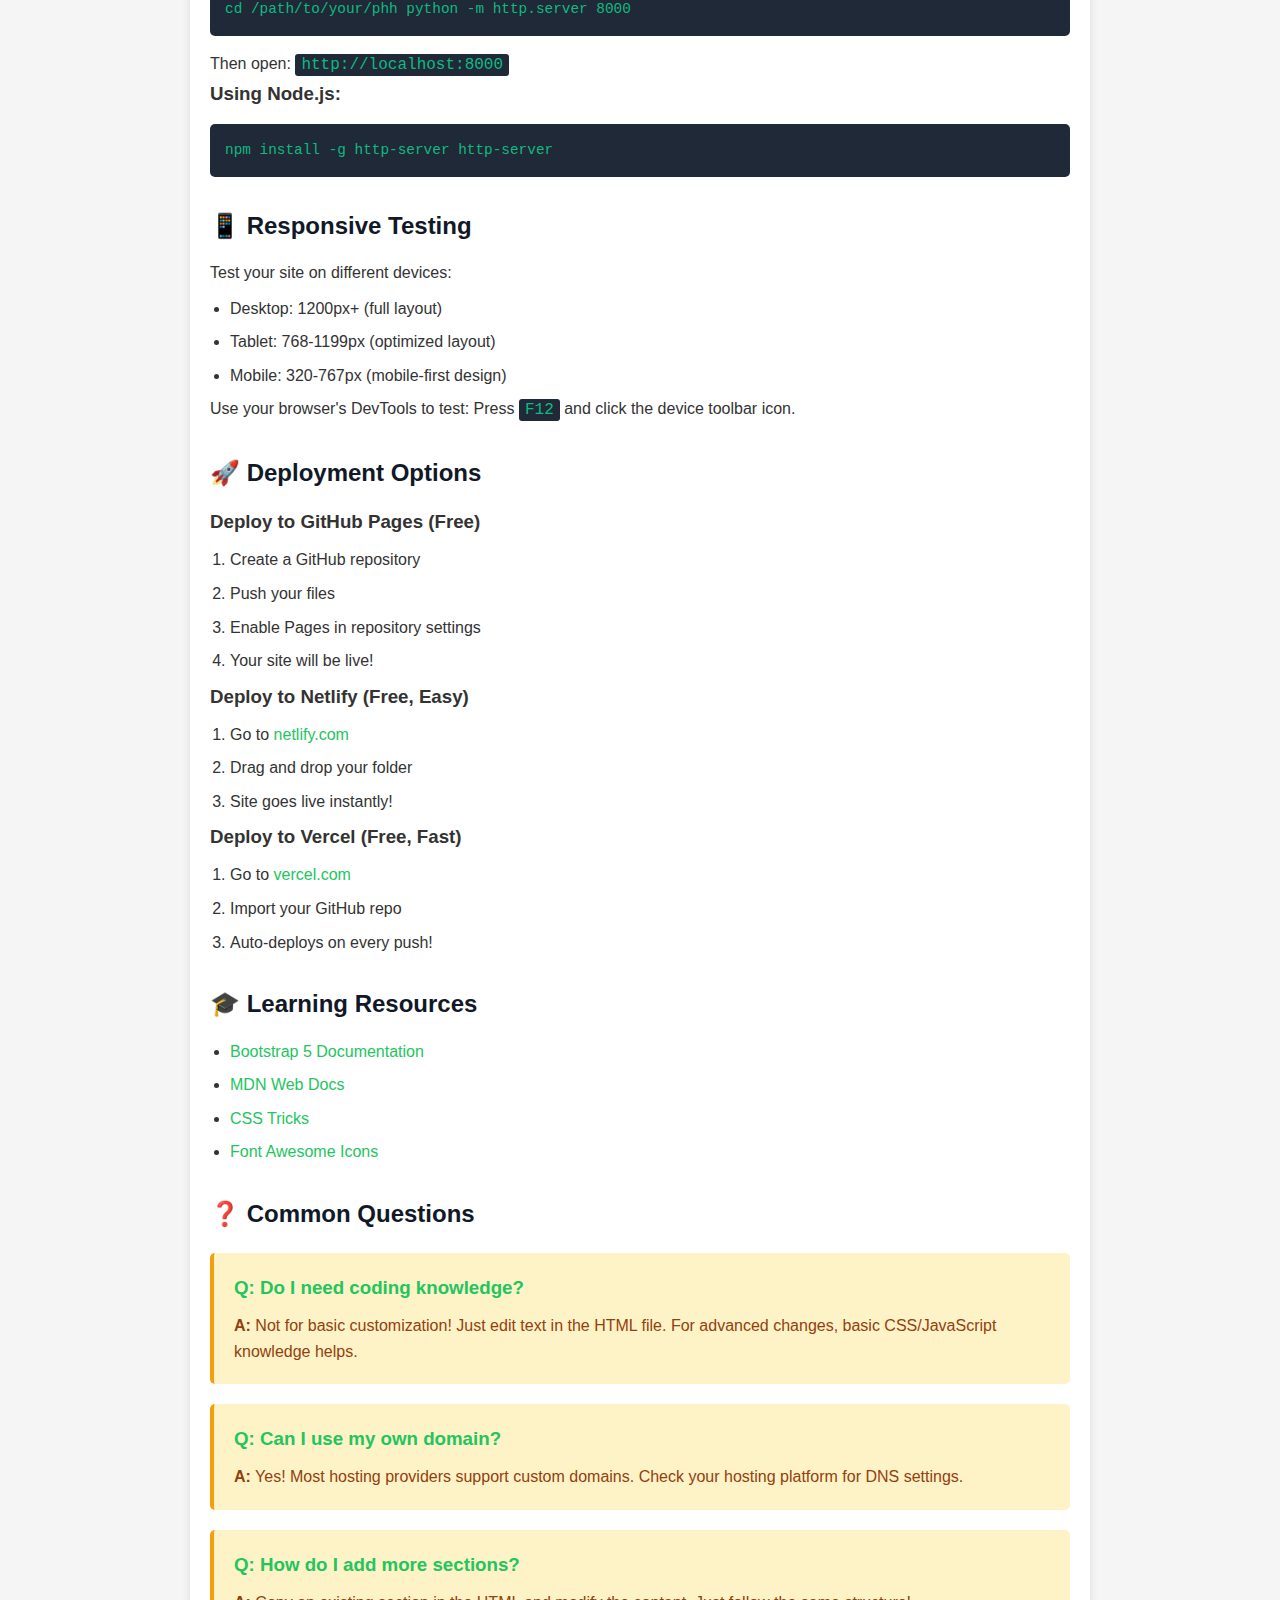
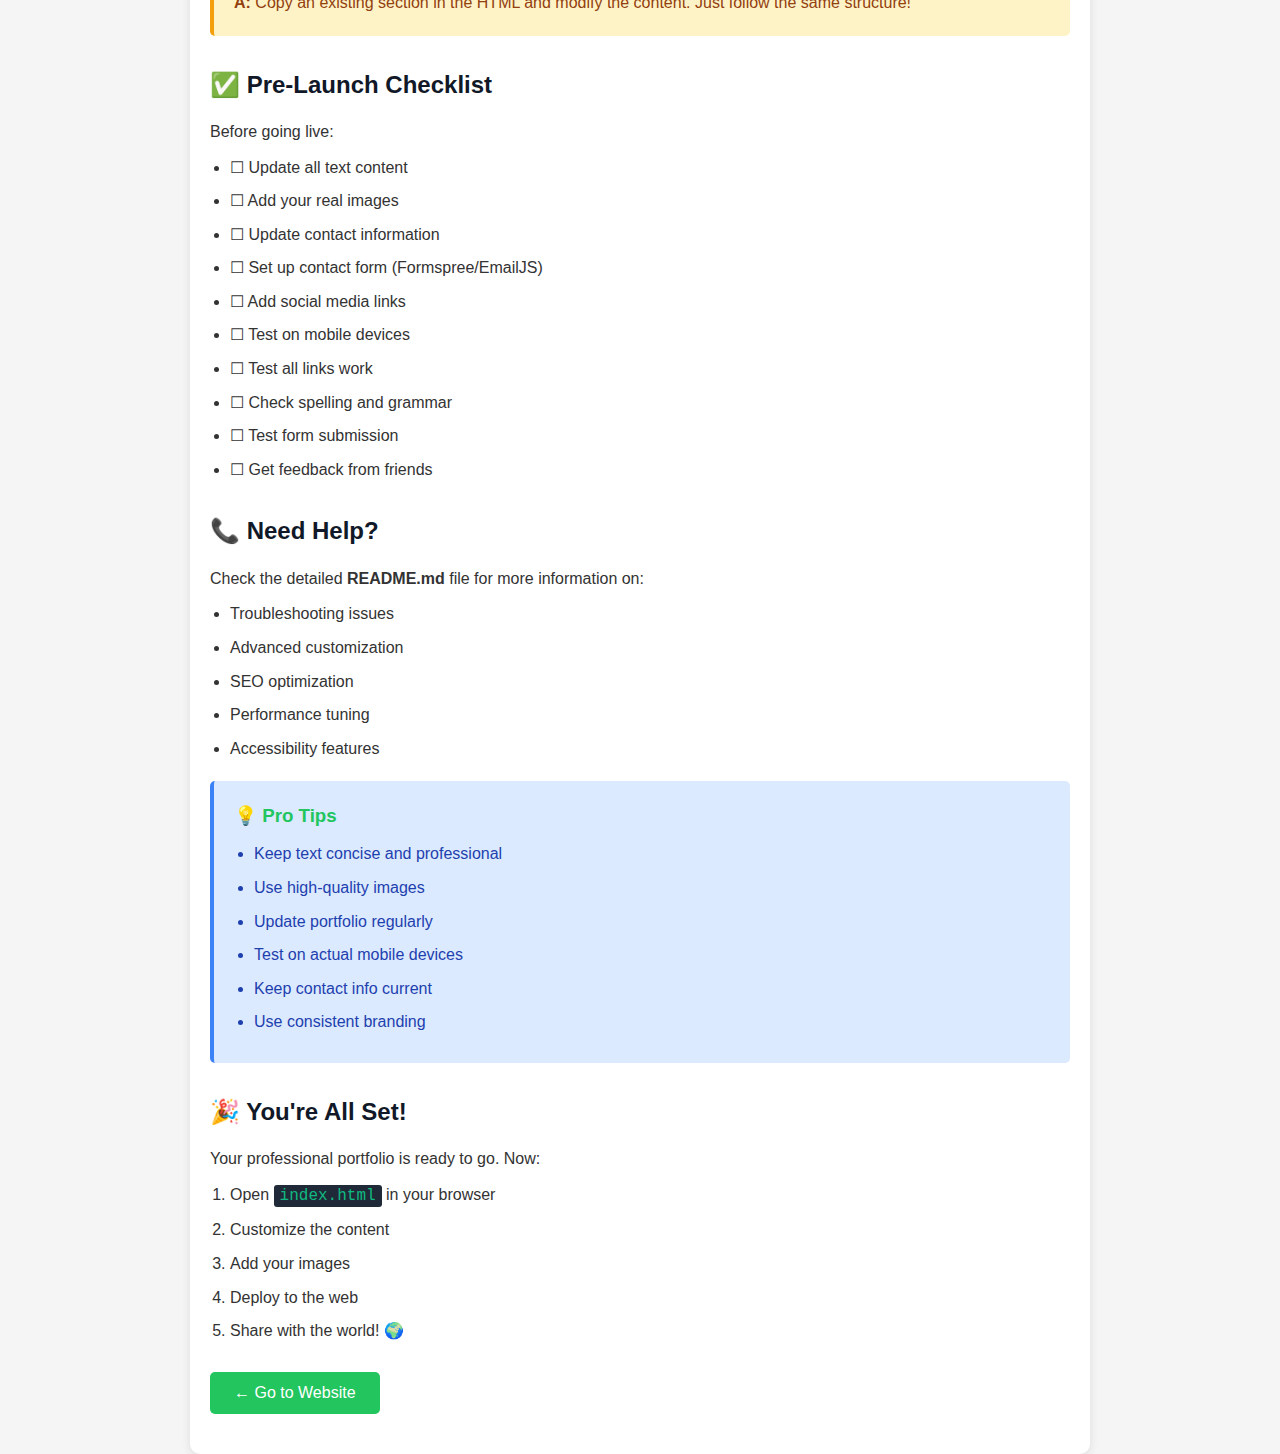
<file: SETUP.html>
<!DOCTYPE html>
<html lang="en">
<head>
    <meta charset="UTF-8">
    <meta name="viewport" content="width=device-width, initial-scale=1.0">
    <title>Setup Guide - Hex Byte</title>
    <style>
        * {
            margin: 0;
            padding: 0;
            box-sizing: border-box;
        }
        body {
            font-family: 'Segoe UI', Tahoma, Geneva, Verdana, sans-serif;
            line-height: 1.6;
            color: #333;
            background: #f5f5f5;
        }
        .container {
            max-width: 900px;
            margin: 0 auto;
            padding: 40px 20px;
            background: white;
            border-radius: 10px;
            box-shadow: 0 2px 10px rgba(0,0,0,0.1);
        }
        h1 {
            color: #22c55e;
            margin-bottom: 30px;
            border-bottom: 3px solid #22c55e;
            padding-bottom: 15px;
        }
        h2 {
            color: #111827;
            margin-top: 30px;
            margin-bottom: 15px;
        }
        .step {
            background: #f9fafb;
            padding: 20px;
            margin: 20px 0;
            border-left: 4px solid #22c55e;
            border-radius: 5px;
        }
        .step h3 {
            color: #22c55e;
            margin-bottom: 10px;
        }
        code {
            background: #1f2937;
            color: #10b981;
            padding: 2px 6px;
            border-radius: 3px;
            font-family: 'Courier New', monospace;
        }
        .code-block {
            background: #1f2937;
            color: #10b981;
            padding: 15px;
            border-radius: 5px;
            margin: 15px 0;
            overflow-x: auto;
            font-family: 'Courier New', monospace;
            font-size: 0.9em;
        }
        ul, ol {
            margin-left: 20px;
            margin-top: 10px;
        }
        li {
            margin: 8px 0;
        }
        a {
            color: #22c55e;
            text-decoration: none;
        }
        a:hover {
            text-decoration: underline;
        }
        .success {
            background: #d1fae5;
            border-left-color: #10b981;
            color: #047857;
        }
        .warning {
            background: #fef3c7;
            border-left-color: #f59e0b;
            color: #92400e;
        }
        .info {
            background: #dbeafe;
            border-left-color: #3b82f6;
            color: #1e40af;
        }
        button {
            background: #22c55e;
            color: white;
            border: none;
            padding: 12px 24px;
            border-radius: 5px;
            cursor: pointer;
            font-size: 1em;
            margin-top: 20px;
        }
        button:hover {
            background: #16a34a;
        }
    </style>
</head>
<body>
    <div class="container">
        <h1>🚀 Hex Byte - Quick Start Guide</h1>
        
        <p>Welcome! This guide will help you get started with your professional portfolio website.</p>

        <h2>📋 Files Created</h2>
        <p>Your project includes the following files:</p>
        <ul>
            <li><strong>index.html</strong> - Main website file</li>
            <li><strong>css/custom.css</strong> - All custom styles</li>
            <li><strong>js/main.js</strong> - JavaScript functionality</li>
            <li><strong>README.md</strong> - Full documentation</li>
            <li><strong>assets/images/</strong> - Folder for your images</li>
        </ul>

        <h2>🎯 Getting Started (3 Steps)</h2>

        <div class="step success">
            <h3>Step 1: Open Your Website</h3>
            <p>Simply open <code>index.html</code> in your web browser. That's it! The site is fully functional right out of the box.</p>
            <p><strong>No server needed to see it work!</strong></p>
        </div>

        <div class="step">
            <h3>Step 2: Customize Your Content</h3>
            <p>Edit <code>index.html</code> and replace:</p>
            <ul>
                <li>Your name and professional title</li>
                <li>About section text</li>
                <li>Work experience (companies, dates, descriptions)</li>
                <li>Services you offer</li>
                <li>Your portfolio projects</li>
                <li>Contact information</li>
            </ul>
        </div>

        <div class="step">
            <h3>Step 3: Personalize the Design</h3>
            <p>Edit <code>css/custom.css</code> to change:</p>
            <ul>
                <li><strong>Colors:</strong> Look for <code>--primary-color: #22c55e</code> and change to your brand color</li>
                <li><strong>Fonts:</strong> Modify Google Fonts import for different typography</li>
                <li><strong>Spacing:</strong> Adjust padding and margins to your preference</li>
            </ul>
        </div>

        <h2>🎨 Color Customization</h2>
        <p>To change the primary color (currently green):</p>
        <div class="code-block">
/* In css/custom.css, find and change this: */
:root {
    --primary-color: #22c55e;  /* Change #22c55e to your color */
}
        </div>
        <p>Popular color options:</p>
        <ul>
            <li><code>#3b82f6</code> - Blue</li>
            <li><code>#ec4899</code> - Pink</li>
            <li><code>#f59e0b</code> - Orange</li>
            <li><code>#8b5cf6</code> - Purple</li>
            <li><code>#ef4444</code> - Red</li>
        </ul>

        <h2>📸 Adding Your Images</h2>
        <p>To replace placeholder images:</p>
        <ol>
            <li>Place your images in the <code>assets/images/</code> folder</li>
            <li>Find the image placeholders in <code>index.html</code></li>
            <li>Replace placeholders with: <code>&lt;img src="assets/images/your-image.jpg" alt="Description"&gt;</code></li>
        </ol>

        <h2>✉️ Contact Form Setup</h2>
        <p>The contact form currently shows success messages but doesn't send emails.</p>
        
        <h3>Option A: Use Formspree (Easiest)</h3>
        <ol>
            <li>Go to <a href="https://formspree.io" target="_blank">formspree.io</a></li>
            <li>Create a free account and add your form</li>
            <li>Copy your form ID</li>
            <li>In <code>index.html</code>, find the contact form and change:
                <div class="code-block">&lt;form class="contact-form" id="contactForm"&gt;</div>
                to:
                <div class="code-block">&lt;form action="https://formspree.io/f/YOUR_FORM_ID" method="POST"&gt;</div>
            </li>
        </ol>

        <h3>Option B: Use EmailJS (No Backend)</h3>
        <ol>
            <li>Visit <a href="https://www.emailjs.com" target="_blank">emailjs.com</a></li>
            <li>Sign up free and get your Service ID</li>
            <li>Add the EmailJS library to <code>index.html</code>:
                <div class="code-block">&lt;script src="https://cdn.jsdelivr.net/npm/@emailjs/browser@3/dist/index.min.js"&gt;&lt;/script&gt;</div>
            </li>
        </ol>

        <h2>🔧 Professional Features Already Included</h2>
        <div class="step success">
            <ul>
                <li>✓ Responsive design (works on all devices)</li>
                <li>✓ Smooth scrolling navigation</li>
                <li>✓ Active link highlighting</li>
                <li>✓ Fade-in animations on scroll</li>
                <li>✓ Form validation</li>
                <li>✓ Mobile-friendly menu</li>
                <li>✓ Scroll-to-top button</li>
                <li>✓ Professional typography</li>
                <li>✓ SEO optimized</li>
                <li>✓ Fast loading times</li>
            </ul>
        </div>

        <h2>🌐 How to View Locally (with Live Server)</h2>
        <p>For the best experience, use a local server:</p>

        <h3>Using Python:</h3>
        <div class="code-block">cd /path/to/your/phh
python -m http.server 8000
        </div>
        <p>Then open: <code>http://localhost:8000</code></p>

        <h3>Using Node.js:</h3>
        <div class="code-block">npm install -g http-server
http-server
        </div>

        <h2>📱 Responsive Testing</h2>
        <p>Test your site on different devices:</p>
        <ul>
            <li>Desktop: 1200px+ (full layout)</li>
            <li>Tablet: 768-1199px (optimized layout)</li>
            <li>Mobile: 320-767px (mobile-first design)</li>
        </ul>
        <p>Use your browser's DevTools to test: Press <code>F12</code> and click the device toolbar icon.</p>

        <h2>🚀 Deployment Options</h2>

        <h3>Deploy to GitHub Pages (Free)</h3>
        <ol>
            <li>Create a GitHub repository</li>
            <li>Push your files</li>
            <li>Enable Pages in repository settings</li>
            <li>Your site will be live!</li>
        </ol>

        <h3>Deploy to Netlify (Free, Easy)</h3>
        <ol>
            <li>Go to <a href="https://netlify.com" target="_blank">netlify.com</a></li>
            <li>Drag and drop your folder</li>
            <li>Site goes live instantly!</li>
        </ol>

        <h3>Deploy to Vercel (Free, Fast)</h3>
        <ol>
            <li>Go to <a href="https://vercel.com" target="_blank">vercel.com</a></li>
            <li>Import your GitHub repo</li>
            <li>Auto-deploys on every push!</li>
        </ol>

        <h2>🎓 Learning Resources</h2>
        <ul>
            <li><a href="https://getbootstrap.com/docs/5.3/" target="_blank">Bootstrap 5 Documentation</a></li>
            <li><a href="https://developer.mozilla.org/" target="_blank">MDN Web Docs</a></li>
            <li><a href="https://css-tricks.com/" target="_blank">CSS Tricks</a></li>
            <li><a href="https://fontawesome.com/icons" target="_blank">Font Awesome Icons</a></li>
        </ul>

        <h2>❓ Common Questions</h2>

        <div class="step warning">
            <h3>Q: Do I need coding knowledge?</h3>
            <p><strong>A:</strong> Not for basic customization! Just edit text in the HTML file. For advanced changes, basic CSS/JavaScript knowledge helps.</p>
        </div>

        <div class="step warning">
            <h3>Q: Can I use my own domain?</h3>
            <p><strong>A:</strong> Yes! Most hosting providers support custom domains. Check your hosting platform for DNS settings.</p>
        </div>

        <div class="step warning">
            <h3>Q: How do I add more sections?</h3>
            <p><strong>A:</strong> Copy an existing section in the HTML and modify the content. Just follow the same structure!</p>
        </div>

        <h2>✅ Pre-Launch Checklist</h2>
        <p>Before going live:</p>
        <ul>
            <li>☐ Update all text content</li>
            <li>☐ Add your real images</li>
            <li>☐ Update contact information</li>
            <li>☐ Set up contact form (Formspree/EmailJS)</li>
            <li>☐ Add social media links</li>
            <li>☐ Test on mobile devices</li>
            <li>☐ Test all links work</li>
            <li>☐ Check spelling and grammar</li>
            <li>☐ Test form submission</li>
            <li>☐ Get feedback from friends</li>
        </ul>

        <h2>📞 Need Help?</h2>
        <p>Check the detailed <strong>README.md</strong> file for more information on:</p>
        <ul>
            <li>Troubleshooting issues</li>
            <li>Advanced customization</li>
            <li>SEO optimization</li>
            <li>Performance tuning</li>
            <li>Accessibility features</li>
        </ul>

        <div class="step info">
            <h3>💡 Pro Tips</h3>
            <ul>
                <li>Keep text concise and professional</li>
                <li>Use high-quality images</li>
                <li>Update portfolio regularly</li>
                <li>Test on actual mobile devices</li>
                <li>Keep contact info current</li>
                <li>Use consistent branding</li>
            </ul>
        </div>

        <h2>🎉 You're All Set!</h2>
        <p>Your professional portfolio is ready to go. Now:</p>
        <ol>
            <li>Open <code>index.html</code> in your browser</li>
            <li>Customize the content</li>
            <li>Add your images</li>
            <li>Deploy to the web</li>
            <li>Share with the world! 🌍</li>
        </ol>

        <button onclick="window.location.href='index.html'">← Go to Website</button>
    </div>
</body>
</html>
</file>
<file: css/custom.css>
/* ==============================================
   CUSTOM CSS - Professional Web Solutions
   ============================================== */

* {
    margin: 0;
    padding: 0;
    box-sizing: border-box;
}

:root {
    --primary-color: #22c55e;
    --secondary-color: #1f2937;
    --dark-color: #111827;
    --light-color: #f3f4f6;
    --text-color: #1f2937;
    --text-light: #6b7280;
    --border-color: #e5e7eb;
    --shadow-sm: 0 1px 2px 0 rgba(0, 0, 0, 0.05);
    --shadow-md: 0 4px 6px -1px rgba(0, 0, 0, 0.1);
    --shadow-lg: 0 10px 15px -3px rgba(0, 0, 0, 0.1);
    --transition: all 0.3s ease;
}

html {
    scroll-behavior: smooth;
}

body {
    font-family: 'Inter', sans-serif;
    color: var(--text-color);
    line-height: 1.6;
    overflow-x: hidden;
}

/* Typography */
h1, h2, h3, h4, h5, h6 {
    font-family: 'Poppins', sans-serif;
    font-weight: 700;
    line-height: 1.3;
}

.section-title {
    font-size: 2.5rem;
    font-weight: 800;
    margin-bottom: 2rem;
    color: var(--dark-color);
}

/* Gradient Text */
.gradient-text {
    background: linear-gradient(135deg, var(--primary-color), #10b981);
    -webkit-background-clip: text;
    -webkit-text-fill-color: transparent;
    background-clip: text;
}

/* Navigation Bar */
.navbar {
    background: rgba(255, 255, 255, 0.95);
    backdrop-filter: blur(10px);
    box-shadow: var(--shadow-md);
    padding: 1rem 0;
    transition: var(--transition);
    z-index: 1000;
}

.navbar-brand {
    font-size: 1.5rem;
    font-weight: 700;
    display: flex;
    align-items: center;
    gap: 0.5rem;
}

.brand-icon {
    color: var(--primary-color);
    font-size: 1.8rem;
}

.brand-text {
    color: var(--dark-color);
}

/* Hamburger Menu Icon (Mobile) */
.navbar-toggler {
    border: none;
    padding: 0.5rem;
    outline: none;
}

.navbar-toggler:focus {
    box-shadow: none;
    outline: 2px solid var(--primary-color);
    outline-offset: 2px;
    border-radius: 4px;
}

.navbar-toggler-icon {
    background-image: url("data:image/svg+xml,%3csvg xmlns='http://www.w3.org/2000/svg' viewBox='0 0 30 30'%3e%3cpath stroke='%2322c55e' stroke-linecap='round' stroke-miterlimit='10' stroke-width='2' d='M4 7h22M4 15h22M4 23h22'/%3e%3c/svg%3e");
    width: 1.5rem;
    height: 1.5rem;
    background-repeat: no-repeat;
    background-position: center;
    background-size: 100%;
}

/* Show hamburger on mobile */
@media (max-width: 991px) {
    .navbar-toggler {
        display: block;
    }
    
    .navbar-toggler-icon {
        width: 1.5rem;
        height: 1.5rem;
    }
}

.navbar-nav .nav-link {
    color: var(--text-color) !important;
    font-weight: 500;
    margin-left: 1.5rem;
    position: relative;
    transition: var(--transition);
}

.navbar-nav .nav-link::after {
    content: '';
    position: absolute;
    bottom: -5px;
    left: 0;
    width: 0;
    height: 2px;
    background: var(--primary-color);
    transition: var(--transition);
}

.navbar-nav .nav-link:hover::after,
.navbar-nav .nav-link.active::after {
    width: 100%;
}

/* Hero Section */
.hero-section {
    min-height: 100vh;
    display: flex;
    align-items: center;
    padding-top: 80px;
    background: linear-gradient(135deg, #f3f4f6 0%, #e5e7eb 100%);
    position: relative;
    overflow: hidden;
}

.hero-section::before {
    content: '';
    position: absolute;
    top: -50%;
    right: -10%;
    width: 500px;
    height: 500px;
    background: radial-gradient(circle, rgba(34, 197, 94, 0.1) 0%, transparent 70%);
    border-radius: 50%;
}

.hero-title {
    font-size: 3.5rem;
    font-weight: 800;
    line-height: 1.2;
    color: var(--dark-color);
    margin-bottom: 1.5rem;
}

.hero-subtitle {
    font-size: 1.1rem;
    color: var(--text-light);
    margin-bottom: 2rem;
    line-height: 1.8;
}

.hero-buttons {
    display: flex;
    gap: 1rem;
    flex-wrap: wrap;
}

.btn {
    padding: 0.75rem 1.5rem;
    border-radius: 8px;
    font-weight: 600;
    transition: var(--transition);
    border: none;
    cursor: pointer;
}

.btn-primary {
    background: var(--primary-color);
    color: white;
}

.btn-primary:hover {
    background: #16a34a;
    transform: translateY(-2px);
    box-shadow: var(--shadow-lg);
    color: white;
}

.btn-outline-light {
    border: 2px solid white;
    color: var(--dark-color);
    background: transparent;
}

.btn-outline-light:hover {
    background: var(--dark-color);
    color: white;
    transform: translateY(-2px);
}

.btn-dark {
    background: var(--dark-color);
    color: white;
}

.btn-dark:hover {
    background: var(--secondary-color);
    transform: translateY(-2px);
    box-shadow: var(--shadow-lg);
    color: white;
}

.btn-lg {
    font-size: 1rem;
    padding: 0.875rem 2rem;
}

.hero-image {
    display: flex;
    justify-content: center;
    align-items: center;
}

.image-placeholder,
.image-placeholder-lg {
    width: 100%;
    aspect-ratio: 1;
    background: linear-gradient(135deg, white 0%, var(--light-color) 100%);
    border-radius: 20px;
    display: flex;
    align-items: center;
    justify-content: center;
    font-size: 4rem;
    color: var(--primary-color);
    box-shadow: var(--shadow-lg);
    border: 1px solid var(--border-color);
}

.image-placeholder-lg {
    aspect-ratio: auto;
    min-height: 400px;
}

/* Worked With Section */
.worked-with-section {
    padding: 4rem 0;
    background: white;
    border-bottom: 1px solid var(--border-color);
}

.worked-with-section h3 {
    text-align: center;
    color: var(--text-light);
    font-size: 0.95rem;
    font-weight: 600;
    text-transform: uppercase;
    letter-spacing: 1px;
    margin-bottom: 2rem;
}

.brands-grid {
    display: grid;
    grid-template-columns: repeat(auto-fit, minmax(80px, 1fr));
    gap: 2rem;
    max-width: 600px;
    margin: 0 auto;
}

.brand-item {
    display: flex;
    align-items: center;
    justify-content: center;
    font-size: 2rem;
    color: var(--text-light);
    transition: var(--transition);
}

.brand-item:hover {
    color: var(--primary-color);
    transform: scale(1.1);
}

/* About Section */
.about-section {
    padding: 6rem 0;
    background: white;
}

.about-text {
    font-size: 1.05rem;
    color: var(--text-light);
    line-height: 1.8;
    margin-bottom: 1.5rem;
}

/* Experience Section */
.experience-section {
    padding: 6rem 0;
    background: linear-gradient(135deg, #f3f4f6 0%, #e5e7eb 100%);
}

.experience-card {
    background: white;
    padding: 2rem;
    border-radius: 12px;
    border-left: 4px solid var(--primary-color);
    box-shadow: var(--shadow-md);
    transition: var(--transition);
    height: 100%;
}

.experience-card:hover {
    transform: translateY(-5px);
    box-shadow: var(--shadow-lg);
}

.experience-header {
    display: flex;
    justify-content: space-between;
    align-items: flex-start;
    margin-bottom: 1rem;
    flex-wrap: wrap;
    gap: 1rem;
}

.experience-header h3 {
    margin: 0;
    font-size: 1.3rem;
    color: var(--dark-color);
}

.company-badge {
    background: var(--primary-color);
    color: white;
    padding: 0.25rem 0.75rem;
    border-radius: 20px;
    font-size: 0.85rem;
    font-weight: 600;
}

.experience-date {
    color: var(--primary-color);
    font-weight: 600;
    font-size: 0.95rem;
    margin-bottom: 0.5rem;
}

.experience-description {
    color: var(--text-light);
    line-height: 1.8;
}

/* Services Section */
.services-section {
    padding: 6rem 0;
    background: white;
}

.service-card {
    background: linear-gradient(135deg, white 0%, var(--light-color) 100%);
    padding: 2.5rem;
    border-radius: 12px;
    border: 1px solid var(--border-color);
    transition: var(--transition);
    text-align: center;
    height: 100%;
}

.service-card:hover {
    transform: translateY(-8px);
    border-color: var(--primary-color);
    box-shadow: var(--shadow-lg);
}

.service-icon {
    display: inline-flex;
    align-items: center;
    justify-content: center;
    width: 60px;
    height: 60px;
    background: var(--primary-color);
    color: white;
    border-radius: 12px;
    font-size: 1.8rem;
    margin-bottom: 1.5rem;
    transition: var(--transition);
}

.service-card:hover .service-icon {
    transform: scale(1.1) rotate(5deg);
}

.service-card h3 {
    font-size: 1.3rem;
    margin-bottom: 1rem;
    color: var(--dark-color);
}

.service-card p {
    color: var(--text-light);
    line-height: 1.8;
}

/* Portfolio Section */
.portfolio-section {
    padding: 6rem 0;
    background: linear-gradient(135deg, #f3f4f6 0%, #e5e7eb 100%);
}

.portfolio-card {
    background: white;
    border-radius: 12px;
    overflow: hidden;
    box-shadow: var(--shadow-md);
    transition: var(--transition);
}

.portfolio-card:hover {
    transform: translateY(-10px);
    box-shadow: var(--shadow-lg);
}

.portfolio-image-placeholder {
    width: 100%;
    height: 250px;
    background: linear-gradient(135deg, #f3f4f6 0%, #e5e7eb 100%);
    display: flex;
    align-items: center;
    justify-content: center;
    font-size: 3rem;
    color: var(--text-light);
}

.portfolio-content {
    padding: 2rem;
}

.portfolio-content h3 {
    font-size: 1.3rem;
    margin-bottom: 1rem;
    color: var(--dark-color);
}

.portfolio-content p {
    color: var(--text-light);
    margin-bottom: 1.5rem;
    line-height: 1.8;
}

.portfolio-tags {
    display: flex;
    gap: 0.5rem;
    flex-wrap: wrap;
    margin-bottom: 1.5rem;
}

.tag {
    display: inline-block;
    background: var(--light-color);
    color: var(--primary-color);
    padding: 0.35rem 0.75rem;
    border-radius: 20px;
    font-size: 0.85rem;
    font-weight: 600;
}

.portfolio-link {
    color: var(--primary-color);
    text-decoration: none;
    font-weight: 600;
    transition: var(--transition);
    display: inline-flex;
    align-items: center;
    gap: 0.5rem;
}

.portfolio-link:hover {
    gap: 1rem;
    color: var(--secondary-color);
}

/* CTA Section */
.cta-section {
    padding: 6rem 0;
    background: var(--dark-color);
    color: white;
    text-align: center;
}

.cta-section h2 {
    font-size: 2.5rem;
    margin-bottom: 1rem;
    color: white;
}

.cta-section p {
    font-size: 1.1rem;
    color: #d1d5db;
    margin-bottom: 2rem;
}

/* Contact Section */
.contact-section {
    padding: 6rem 0;
    background: white;
}

.contact-form {
    background: var(--light-color);
    padding: 2.5rem;
    border-radius: 12px;
    box-shadow: var(--shadow-md);
}

.form-label {
    font-weight: 600;
    color: var(--dark-color);
    margin-bottom: 0.5rem;
}

.form-control {
    border: 2px solid var(--border-color);
    border-radius: 8px;
    padding: 0.75rem 1rem;
    font-size: 1rem;
    transition: var(--transition);
}

.form-control:focus {
    border-color: var(--primary-color);
    box-shadow: 0 0 0 0.2rem rgba(34, 197, 94, 0.1);
}

/* Footer */
.footer {
    background: var(--dark-color);
    color: white;
    padding: 3rem 0 1rem;
    border-top: 1px solid rgba(255, 255, 255, 0.1);
}

.footer h5 {
    margin-bottom: 1rem;
    color: white;
}

.footer p {
    color: #d1d5db;
    line-height: 1.8;
}

.social-links {
    display: flex;
    gap: 1rem;
    margin-top: 1rem;
}

.social-links a {
    display: inline-flex;
    align-items: center;
    justify-content: center;
    width: 40px;
    height: 40px;
    background: rgba(255, 255, 255, 0.1);
    color: white;
    border-radius: 50%;
    text-decoration: none;
    transition: var(--transition);
}

.social-links a:hover {
    background: var(--primary-color);
}

.footer-links {
    list-style: none;
    padding: 0;
}

.footer-links li {
    margin-bottom: 0.75rem;
}

.footer-links a,
.footer-info a {
    color: #d1d5db;
    text-decoration: none;
    transition: var(--transition);
}

.footer-links a:hover,
.footer-info a:hover {
    color: var(--primary-color);
}

.footer-info {
    list-style: none;
    padding: 0;
}

.footer-info li {
    margin-bottom: 0.75rem;
    color: #d1d5db;
}

.footer-link {
    color: #d1d5db;
    text-decoration: none;
    transition: var(--transition);
}

.footer-link:hover {
    color: var(--primary-color);
}

.copyright {
    color: #9ca3af;
    margin: 0;
}

/* Animations */
@keyframes fadeInUp {
    from {
        opacity: 0;
        transform: translateY(30px);
    }
    to {
        opacity: 1;
        transform: translateY(0);
    }
}

@keyframes slideInLeft {
    from {
        opacity: 0;
        transform: translateX(-30px);
    }
    to {
        opacity: 1;
        transform: translateX(0);
    }
}

.fade-in-up {
    animation: fadeInUp 0.6s ease forwards;
}

.slide-in-left {
    animation: slideInLeft 0.6s ease forwards;
}

/* Responsive Design - Tablet (768px and below) */
@media (max-width: 768px) {
    .hero-title {
        font-size: 2.2rem;
        line-height: 1.2;
    }

    .section-title {
        font-size: 1.8rem;
        margin-bottom: 1.5rem;
    }

    .hero-buttons {
        flex-direction: column;
    }

    .btn {
        width: 100%;
        text-align: center;
        padding: 0.75rem 1.5rem;
    }

    .hero-section {
        padding-top: 120px;
        padding-bottom: 2rem;
        min-height: 70vh;
    }

    .brands-grid {
        grid-template-columns: repeat(auto-fit, minmax(60px, 1fr));
        gap: 1.5rem;
    }

    .experience-header {
        flex-direction: column;
    }

    .navbar-nav .nav-link {
        margin-left: 0;
        padding: 0.5rem 0;
        font-size: 0.95rem;
    }

    .hero-section::before {
        width: 300px;
        height: 300px;
    }

    .container {
        padding: 0 1rem;
    }

    .section {
        padding: 3rem 0 !important;
    }

    .col-lg-6 {
        margin-bottom: 2rem;
    }

    .gap-5 {
        gap: 1.5rem !important;
    }
}

/* Responsive Design - Mobile (480px and below) */
@media (max-width: 480px) {
    body {
        font-size: 15px;
    }

    .hero-title {
        font-size: 1.8rem;
        line-height: 1.2;
        margin-bottom: 1rem;
    }

    .section-title {
        font-size: 1.5rem;
        margin-bottom: 1.5rem;
    }

    .service-card,
    .experience-card,
    .portfolio-card {
        padding: 1.5rem;
        margin-bottom: 1rem;
    }

    .portfolio-image-placeholder {
        height: 200px;
    }

    .footer {
        padding: 2rem 0 1rem;
        font-size: 0.9rem;
    }

    .navbar-brand {
        font-size: 1.2rem;
    }

    .navbar {
        padding: 0.75rem 0;
    }

    .page-header {
        padding: 100px 0 50px;
        margin-top: 60px;
    }

    .page-header h1 {
        font-size: 1.5rem;
    }

    .page-header .subtitle {
        font-size: 0.95rem;
    }

    .pricing-card {
        padding: 1.5rem;
        margin-bottom: 1.5rem;
    }

    .price {
        font-size: 2rem;
    }

    .filter-btn {
        padding: 0.5rem 1rem;
        margin: 0.25rem;
        font-size: 0.85rem;
    }

    .contact-info-item {
        margin-bottom: 1.5rem;
        flex-direction: column;
        text-align: center;
    }

    .contact-icon {
        margin: 0 auto;
    }

    .social-links-large {
        justify-content: center;
        gap: 0.5rem;
    }

    .social-icon {
        width: 45px;
        height: 45px;
        font-size: 1.1rem;
    }

    .btn {
        font-size: 0.9rem;
        padding: 0.6rem 1.2rem;
    }

    .skill-group {
        padding: 1.5rem;
    }

    .stat-box {
        padding: 1.5rem;
        margin-bottom: 1rem;
    }

    .stat-number {
        font-size: 2rem;
    }

    .accordion-button {
        padding: 1rem;
        font-size: 0.95rem;
    }

    .accordion-body {
        padding: 1rem;
    }

    h1, h2, h3, h4, h5, h6 {
        line-height: 1.2;
    }

    .col-lg-6,
    .col-md-6,
    .col-md-4 {
        margin-bottom: 1.5rem;
    }
}

/* Utility Classes */
.gap-5 {
    gap: 3rem !important;
}

.mb-5 {
    margin-bottom: 3rem !important;
}

.text-center {
    text-align: center;
}

.text-md-end {
    text-align: end;
}

@media (min-width: 768px) {
    .text-md-end {
        text-align: end;
    }
}

/* Smooth Scroll Behavior */
html {
    scroll-behavior: smooth;
}

/* Selection Color */
::selection {
    background: var(--primary-color);
    color: white;
}

/* Scrollbar Styling */
::-webkit-scrollbar {
    width: 10px;
}

::-webkit-scrollbar-track {
    background: var(--light-color);
}

::-webkit-scrollbar-thumb {
    background: var(--primary-color);
    border-radius: 5px;
}

::-webkit-scrollbar-thumb:hover {
    background: #16a34a;
}

/* Page Header */
.page-header {
    background: linear-gradient(135deg, var(--dark-color) 0%, var(--secondary-color) 100%);
    color: white;
    padding: 150px 0 80px;
    text-align: center;
    margin-top: 80px;
}

.page-header h1 {
    font-size: 3rem;
    color: white;
    margin-bottom: 1rem;
}

.page-header .subtitle {
    font-size: 1.2rem;
    color: #d1d5db;
}

/* Contact Info Items */
.contact-info-item {
    display: flex;
    gap: 1.5rem;
}

.contact-icon {
    display: flex;
    align-items: center;
    justify-content: center;
    width: 60px;
    height: 60px;
    background: var(--primary-color);
    color: white;
    border-radius: 12px;
    font-size: 1.5rem;
    flex-shrink: 0;
}

.contact-info-item h4 {
    margin-bottom: 0.5rem;
    color: var(--dark-color);
}

.contact-info-item a {
    color: var(--primary-color);
    text-decoration: none;
    font-weight: 600;
}

/* Social Links Large */
.social-links-large {
    display: flex;
    gap: 1rem;
}

.social-icon {
    display: inline-flex;
    align-items: center;
    justify-content: center;
    width: 50px;
    height: 50px;
    background: var(--light-color);
    color: var(--primary-color);
    border-radius: 12px;
    font-size: 1.3rem;
    transition: var(--transition);
    text-decoration: none;
}

.social-icon:hover {
    background: var(--primary-color);
    color: white;
    transform: translateY(-3px);
}

/* Skills Section */
.skill-group {
    background: var(--light-color);
    padding: 2rem;
    border-radius: 12px;
}

.skill-group h4 {
    color: var(--dark-color);
    margin-bottom: 1.5rem;
    font-weight: 600;
}

.skill-item {
    margin-bottom: 1.5rem;
}

.skill-item span {
    display: block;
    font-weight: 500;
    color: var(--text-color);
    margin-bottom: 0.5rem;
}

.progress {
    height: 8px;
    background: var(--border-color);
    border-radius: 10px;
    overflow: hidden;
}

.progress-bar {
    background: var(--primary-color);
    height: 100%;
    transition: width 0.6s ease;
}

/* Pricing Cards */
.pricing-card {
    background: white;
    border: 2px solid var(--border-color);
    padding: 2.5rem;
    border-radius: 12px;
    text-align: center;
    transition: var(--transition);
    position: relative;
    height: 100%;
}

.pricing-card.featured {
    border-color: var(--primary-color);
    transform: scale(1.05);
    box-shadow: var(--shadow-lg);
}

.pricing-card:hover {
    border-color: var(--primary-color);
    box-shadow: var(--shadow-lg);
    transform: translateY(-5px);
}

.pricing-card h3 {
    font-size: 1.5rem;
    margin-bottom: 1rem;
    color: var(--dark-color);
}

.price {
    font-size: 2.5rem;
    color: var(--primary-color);
    font-weight: 800;
    margin-bottom: 2rem;
}

.pricing-features {
    list-style: none;
    padding: 0;
    margin-bottom: 2rem;
    text-align: left;
}

.pricing-features li {
    padding: 0.75rem 0;
    color: var(--text-light);
    border-bottom: 1px solid var(--border-color);
}

.pricing-features li:last-child {
    border-bottom: none;
}

.pricing-features .fa-check {
    color: var(--primary-color);
    margin-right: 0.75rem;
}

.pricing-features .fa-times {
    color: #d1d5db;
    margin-right: 0.75rem;
}

.badge-popular {
    position: absolute;
    top: -12px;
    left: 50%;
    transform: translateX(-50%);
    background: var(--primary-color);
    color: white;
    padding: 0.5rem 1rem;
    border-radius: 20px;
    font-size: 0.85rem;
    font-weight: 600;
}

/* Service Features List */
.service-features {
    list-style: none;
    padding: 0;
    margin: 1.5rem 0;
    text-align: left;
}

.service-features li {
    padding: 0.5rem 0;
    color: var(--text-light);
}

.service-features .fa-check {
    color: var(--primary-color);
    margin-right: 0.5rem;
}

/* Filter Buttons */
.filter-btn {
    background: var(--light-color);
    border: 2px solid var(--border-color);
    color: var(--text-color);
    padding: 0.75rem 1.5rem;
    border-radius: 25px;
    cursor: pointer;
    font-weight: 600;
    transition: var(--transition);
    margin: 0 0.5rem;
}

.filter-btn:hover,
.filter-btn.active {
    background: var(--primary-color);
    color: white;
    border-color: var(--primary-color);
}

/* Portfolio Meta */
.portfolio-meta {
    display: flex;
    gap: 0.5rem;
    flex-wrap: wrap;
}

.portfolio-meta .badge {
    font-size: 0.85rem;
    padding: 0.4rem 0.8rem;
}

/* Statistics Box */
.stat-box {
    padding: 2rem;
    background: var(--light-color);
    border-radius: 12px;
    transition: var(--transition);
}

.stat-box:hover {
    transform: translateY(-5px);
    box-shadow: var(--shadow-lg);
}

.stat-number {
    font-size: 2.5rem;
    color: var(--primary-color);
    font-weight: 800;
    margin-bottom: 0.5rem;
}

.stat-box p {
    color: var(--text-light);
    margin: 0;
}

/* Accordion Styling */
.accordion-button {
    font-weight: 600;
    color: var(--dark-color);
    padding: 1.25rem;
}

.accordion-button:not(.collapsed) {
    background: var(--light-color);
    color: var(--dark-color);
    box-shadow: none;
}

.accordion-button:focus {
    border-color: var(--primary-color);
    box-shadow: 0 0 0 0.25rem rgba(34, 197, 94, 0.15);
}

.accordion-body {
    padding: 1.25rem;
    color: var(--text-light);
    line-height: 1.8;
}

/* Ultra Mobile (320px - Extra Small) */
@media (max-width: 380px) {
    .hero-title {
        font-size: 1.5rem;
    }

    .section-title {
        font-size: 1.3rem;
    }

    .page-header h1 {
        font-size: 1.3rem;
    }

    .price {
        font-size: 1.75rem;
    }

    .service-card,
    .pricing-card {
        padding: 1rem;
    }

    .navbar-brand {
        font-size: 1rem;
    }

    .brand-icon {
        font-size: 1.4rem;
    }
}

/* Mobile Menu Adjustments */
@media (max-width: 768px) {
    .page-header {
        padding: 120px 0 60px;
    }

    .page-header h1 {
        font-size: 2rem;
    }

    .page-header .subtitle {
        font-size: 1rem;
    }

    .pricing-card.featured {
        transform: scale(1);
    }

    .filter-btn {
        padding: 0.6rem 1.2rem;
        margin: 0.25rem;
        font-size: 0.9rem;
    }

    .contact-info-item {
        margin-bottom: 2rem;
    }

    .social-links-large {
        justify-content: center;
    }
}
</file>
